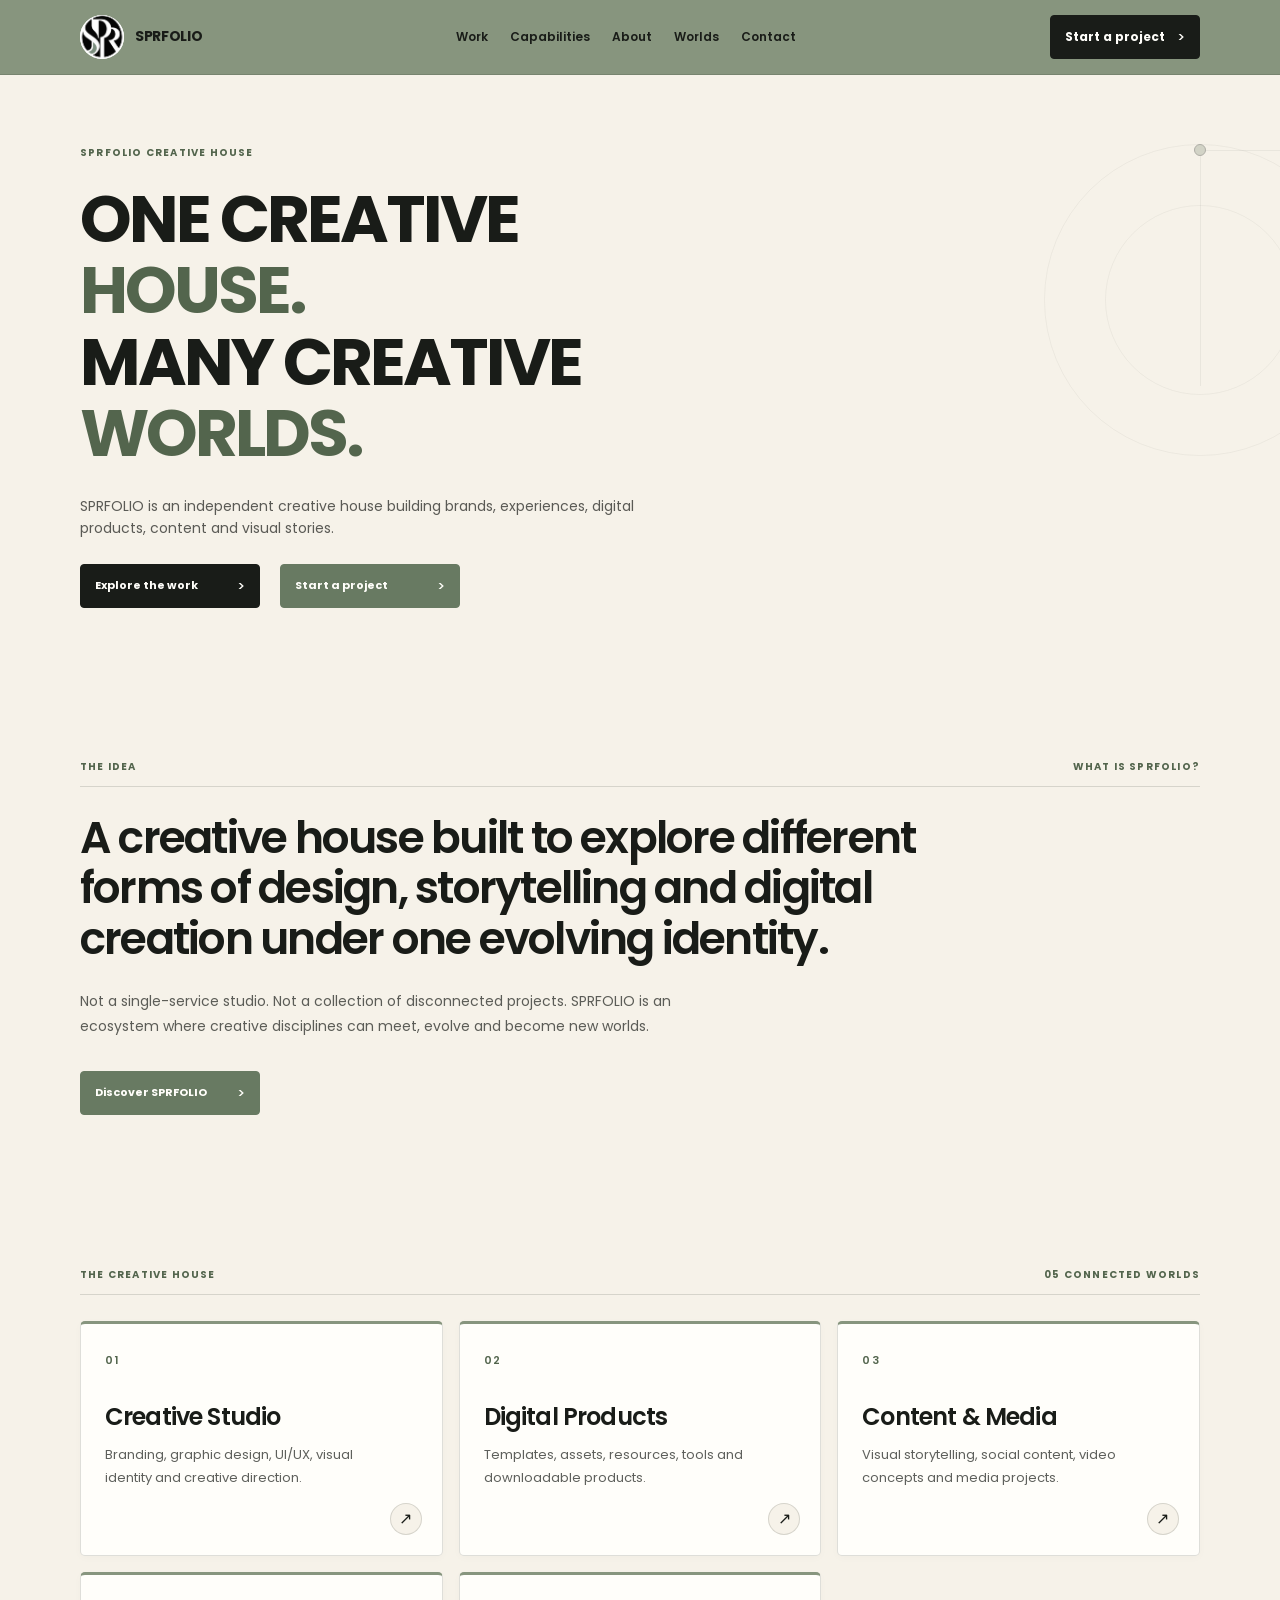
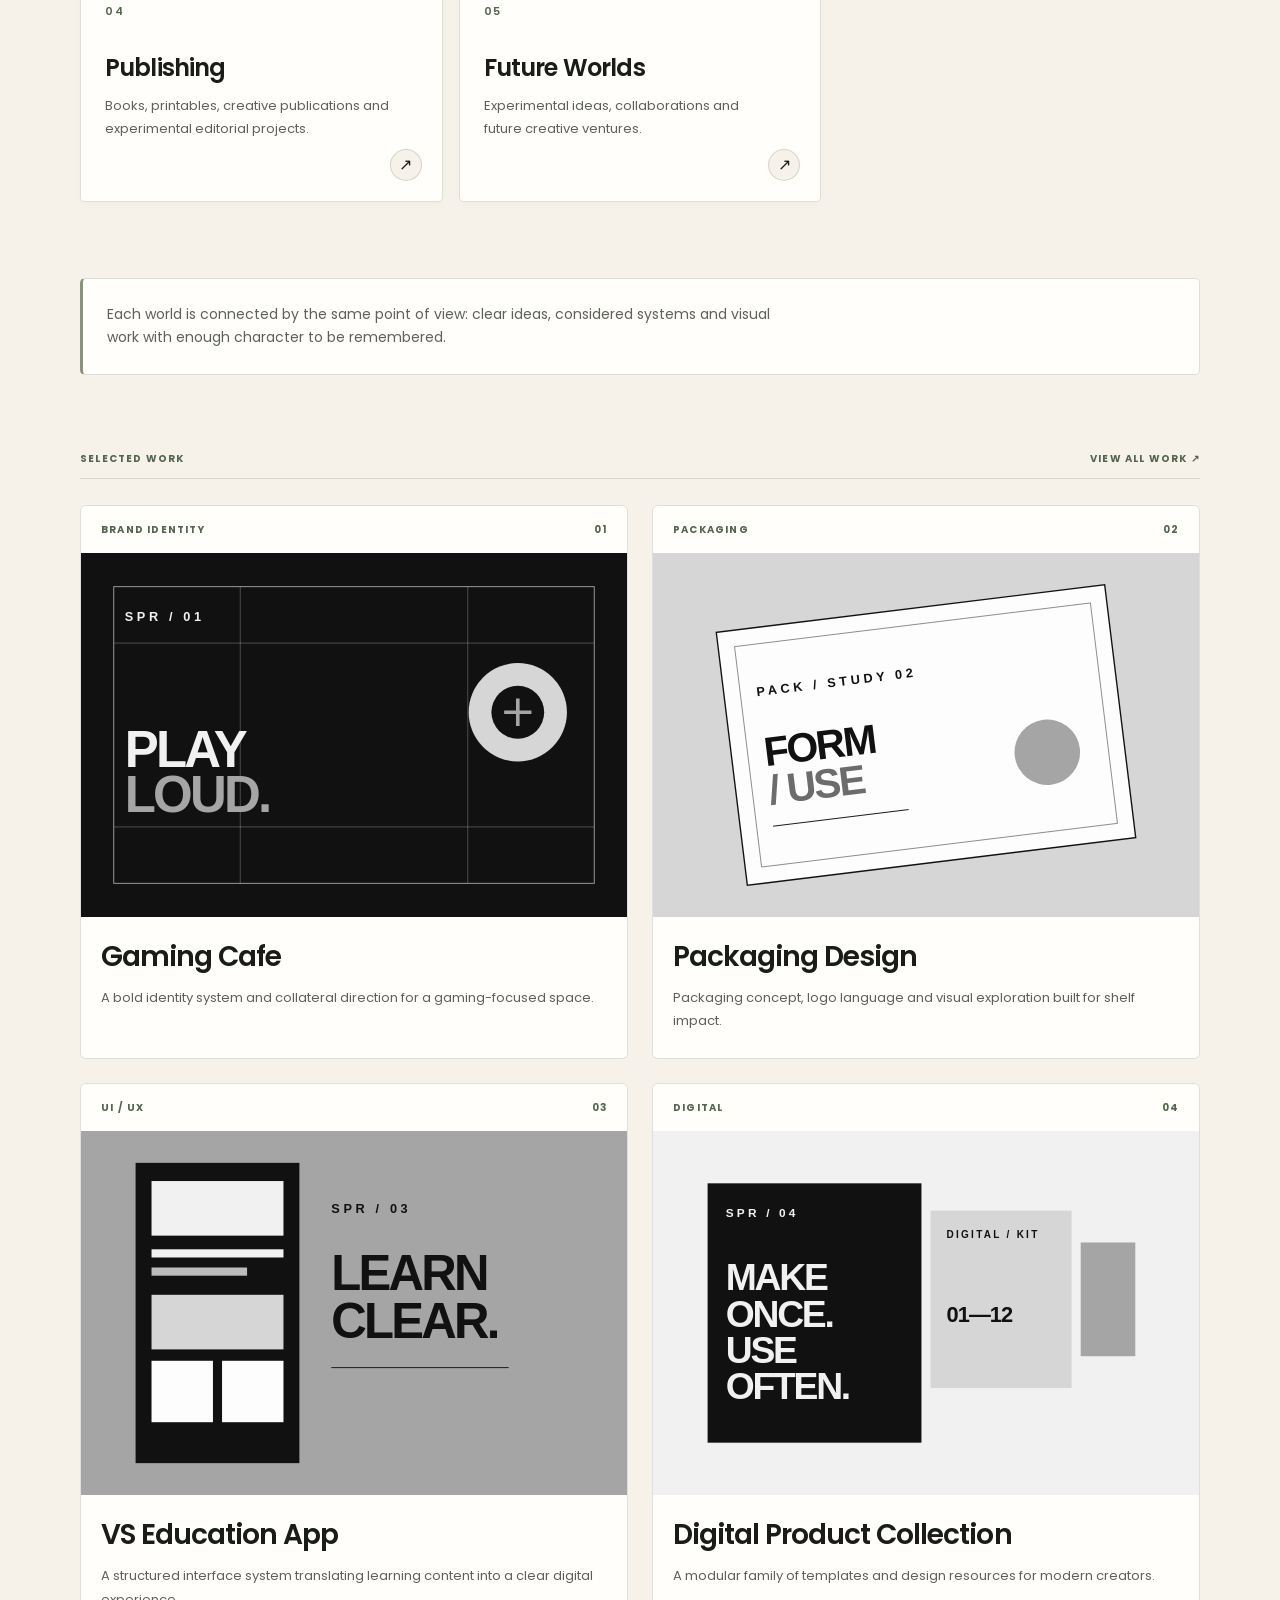
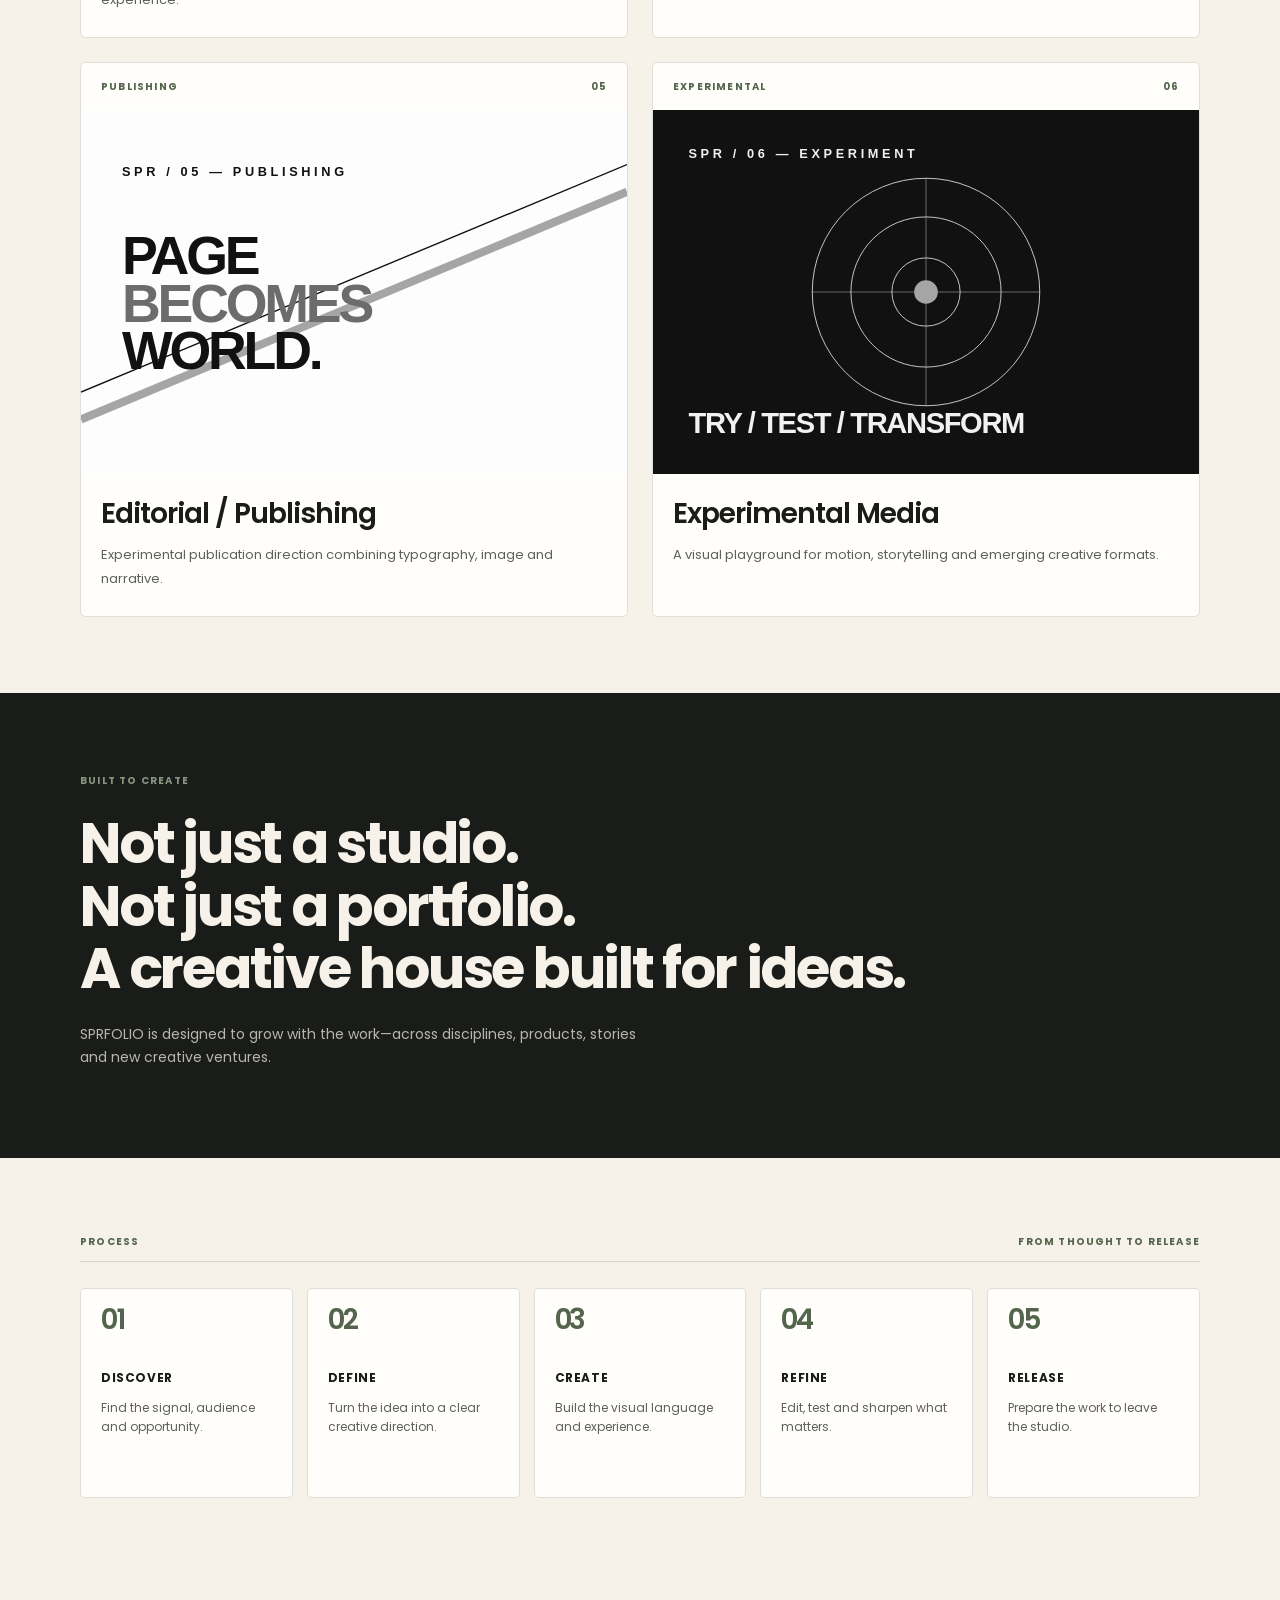
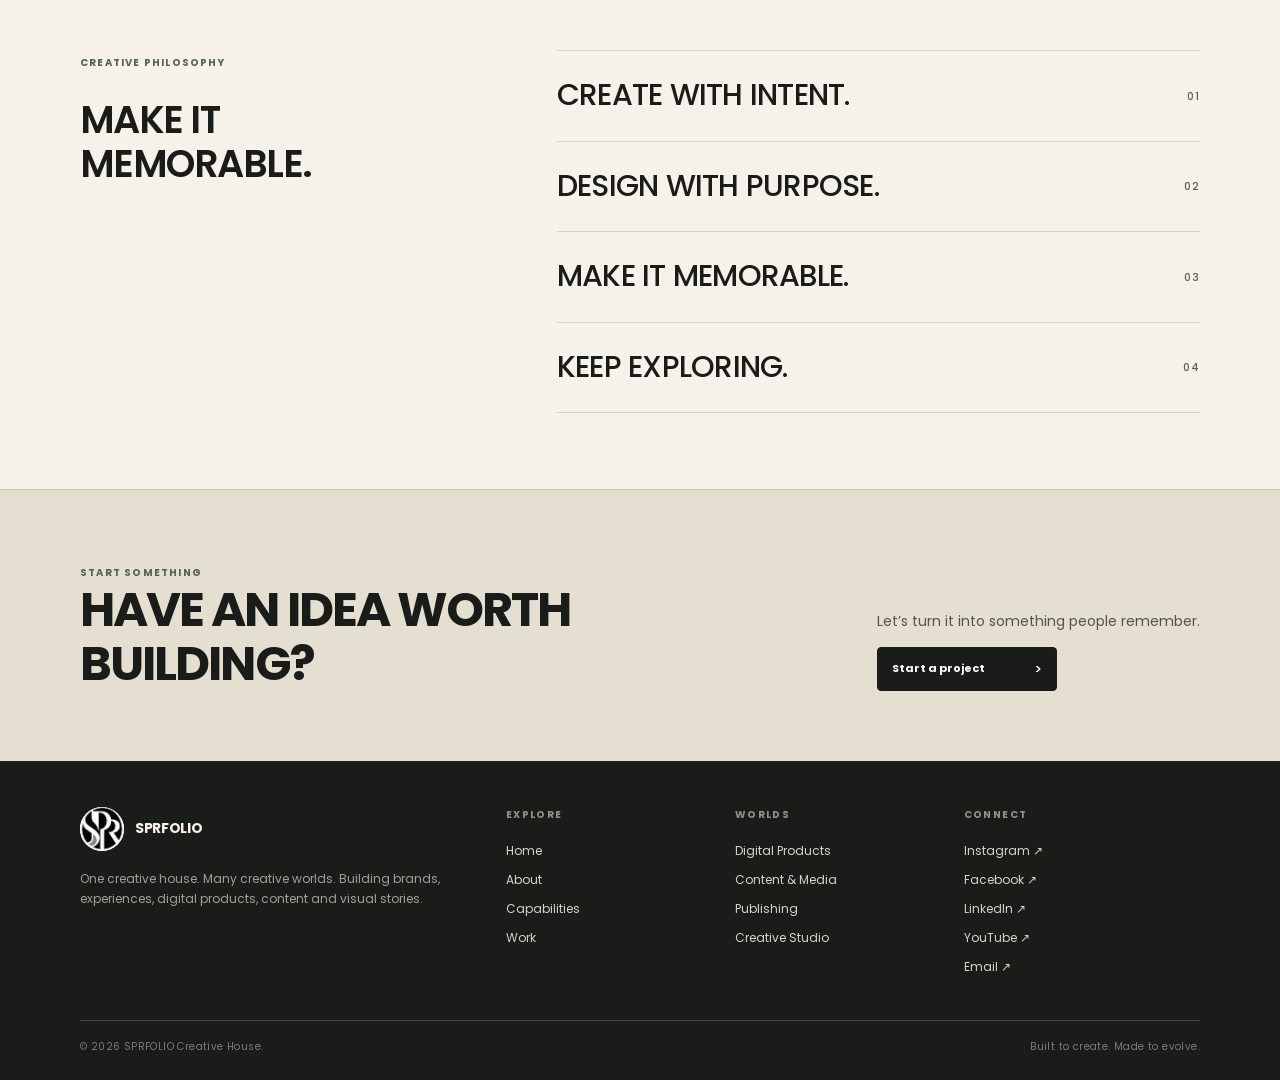
<file: index.html>
<!doctype html><html lang="en"><head><meta charset="utf-8"><meta name="viewport" content="width=device-width,initial-scale=1"><meta name="color-scheme" content="light"><title>SPRFOLIO Creative House — Design, Digital, Content & Creative</title><meta name="description" content="SPRFOLIO is an independent creative house exploring branding, design, digital products, content, media and publishing."><meta property="og:title" content="SPRFOLIO Creative House — Design, Digital, Content & Creative"><meta property="og:description" content="SPRFOLIO is an independent creative house exploring branding, design, digital products, content, media and publishing."><meta property="og:type" content="website"><meta name="theme-color" content="#f6f2e9"><link rel="icon" type="image/png" sizes="64x64" href="favicon/sprfolio-icon-v2.png"><link rel="shortcut icon" href="favicon.ico"><link rel="stylesheet" href="css/style.css"><link rel="stylesheet" href="css/responsive.css"><link rel="stylesheet" href="css/animations.css"><link rel="stylesheet" href="css/portfolio-theme.css"></head><body><header class="site-header"><div class="container"><nav class="nav-shell" aria-label="Primary navigation"><a class="brand" href="index.html" aria-label="SPRFOLIO home"><span class="brand-mark"><img src="assets/sprfolio-logo.png" alt="" width="44" height="44"></span><span>SPRFOLIO</span></a><div class="nav-links"><a href="work.html">Work</a><a href="services.html">Capabilities</a><a href="about.html">About</a><a href="digital-products.html">Worlds</a><a href="contact.html">Contact</a></div><a class="nav-cta" href="contact.html"><span>Start a project</span><span class="button-arrow" aria-hidden="true">&gt;</span></a><button class="menu-toggle" type="button" aria-controls="mobile-navigation" aria-label="Open navigation" aria-expanded="false">☰</button></nav></div></header><div class="menu-overlay" inert id="mobile-navigation" aria-label="Mobile navigation" aria-hidden="true"><button class="menu-close" type="button" aria-label="Close navigation"><span aria-hidden="true">×</span></button><a href="work.html">Work ↗</a><a href="services.html">Capabilities ↗</a><a href="about.html">About ↗</a><a href="digital-products.html">Worlds ↗</a><a href="contact.html">Contact ↗</a><div class="menu-small"><span>SPRFOLIO CREATIVE HOUSE</span><span data-email></span></div></div>
<main>
<section class="hero"><div class="hero-index" aria-hidden="true"><span class="hero-node"></span></div><div class="container"><div class="hero-copy"><div class="hero-meta"><span class="eyebrow">SPRFOLIO CREATIVE HOUSE</span><span class="eyebrow">INDEPENDENT / MULTIDISCIPLINARY</span></div><h1 class="display hero-title reveal"><span>ONE CREATIVE</span><span class="offset">HOUSE.</span><span>MANY CREATIVE</span><span class="offset">WORLDS.</span></h1><div class="hero-bottom reveal"><p class="hero-desc">SPRFOLIO is an independent creative house building brands, experiences, digital products, content and visual stories.</p><div><a class="button" href="work.html"><span>Explore the work</span><span class="button-arrow" aria-hidden="true">&gt;</span></a> <a class="button secondary" href="contact.html"><span>Start a project</span><span class="button-arrow" aria-hidden="true">&gt;</span></a></div></div></div></div></section>
<section class="section"><div class="container"><div class="kicker-row"><span class="eyebrow">The idea</span><span class="eyebrow">What is SPRFOLIO?</span></div><div class="section-heading reveal"><h2 class="headline">A creative house built to explore different forms of design, storytelling and digital creation under one evolving identity.</h2><p>Not a single-service studio. Not a collection of disconnected projects. SPRFOLIO is an ecosystem where creative disciplines can meet, evolve and become new worlds.</p><a class="button secondary" href="about.html"><span>Discover SPRFOLIO</span><span class="button-arrow" aria-hidden="true">&gt;</span></a></div></div></section>
<section class="section"><div class="container"><div class="kicker-row"><span class="eyebrow">The creative house</span><span class="eyebrow">05 connected worlds</span></div><div class="world-grid reveal"><a class="world" data-index="01" href="services.html"><span class="world-number">01</span><h3>Creative Studio</h3><p>Branding, graphic design, UI/UX, visual identity and creative direction.</p><span class="world-link">↗</span></a><a class="world" data-index="02" href="digital-products.html"><span class="world-number">02</span><h3>Digital Products</h3><p>Templates, assets, resources, tools and downloadable products.</p><span class="world-link">↗</span></a><a class="world" data-index="03" href="content-media.html"><span class="world-number">03</span><h3>Content & Media</h3><p>Visual storytelling, social content, video concepts and media projects.</p><span class="world-link">↗</span></a><a class="world" data-index="04" href="publishing.html"><span class="world-number">04</span><h3>Publishing</h3><p>Books, printables, creative publications and experimental editorial projects.</p><span class="world-link">↗</span></a><a class="world" data-index="05" href="about.html"><span class="world-number">05</span><h3>Future Worlds</h3><p>Experimental ideas, collaborations and future creative ventures.</p><span class="world-link">↗</span></a></div></div></section>
<section class="section section-note-wrap"><div class="container"><div class="section-note"><p>Each world is connected by the same point of view: clear ideas, considered systems and visual work with enough character to be remembered.</p></div></div></section>
<section class="section"><div class="container"><div class="kicker-row"><span class="eyebrow">Selected work</span><a class="eyebrow" href="work.html">View all work ↗</a></div><div class="work-grid reveal"><a class="project" href="work.html"><div class="project-visual"><img src="assets/work/gaming-cafe.svg" alt="SPRFOLIO project visual 1"></div><div class="project-top"><span class="label">Brand Identity</span><span class="label">01</span></div><div class="project-content"><h3>Gaming Cafe</h3><p>A bold identity system and collateral direction for a gaming-focused space.</p></div></a><a class="project" href="work.html"><div class="project-visual"><img src="assets/work/packaging.svg" alt="SPRFOLIO project visual 2"></div><div class="project-top"><span class="label">Packaging</span><span class="label">02</span></div><div class="project-content"><h3>Packaging Design</h3><p>Packaging concept, logo language and visual exploration built for shelf impact.</p></div></a><a class="project" href="work.html"><div class="project-visual"><img src="assets/work/vs-education.svg" alt="SPRFOLIO project visual 3"></div><div class="project-top"><span class="label">UI / UX</span><span class="label">03</span></div><div class="project-content"><h3>VS Education App</h3><p>A structured interface system translating learning content into a clear digital experience.</p></div></a><a class="project" href="work.html"><div class="project-visual"><img src="assets/work/digital-product.svg" alt="SPRFOLIO project visual 4"></div><div class="project-top"><span class="label">Digital</span><span class="label">04</span></div><div class="project-content"><h3>Digital Product Collection</h3><p>A modular family of templates and design resources for modern creators.</p></div></a><a class="project" href="work.html"><div class="project-visual"><img src="assets/work/publishing.svg" alt="SPRFOLIO project visual 5"></div><div class="project-top"><span class="label">Publishing</span><span class="label">05</span></div><div class="project-content"><h3>Editorial / Publishing</h3><p>Experimental publication direction combining typography, image and narrative.</p></div></a><a class="project" href="work.html"><div class="project-visual"><img src="assets/work/experimental.svg" alt="SPRFOLIO project visual 6"></div><div class="project-top"><span class="label">Experimental</span><span class="label">06</span></div><div class="project-content"><h3>Experimental Media</h3><p>A visual playground for motion, storytelling and emerging creative formats.</p></div></a></div></div></section>
<section class="statement"><div class="container"><span class="eyebrow">Built to create</span><h2>Not just a studio.<br>Not just a portfolio.<br>A creative house built for ideas.</h2><p>SPRFOLIO is designed to grow with the work—across disciplines, products, stories and new creative ventures.</p></div></section>
<section class="section"><div class="container"><div class="kicker-row"><span class="eyebrow">Process</span><span class="eyebrow">From thought to release</span></div><div class="process reveal"><div class="process-step"><strong>01</strong><h3>DISCOVER</h3><p>Find the signal, audience and opportunity.</p></div><div class="process-step"><strong>02</strong><h3>DEFINE</h3><p>Turn the idea into a clear creative direction.</p></div><div class="process-step"><strong>03</strong><h3>CREATE</h3><p>Build the visual language and experience.</p></div><div class="process-step"><strong>04</strong><h3>REFINE</h3><p>Edit, test and sharpen what matters.</p></div><div class="process-step"><strong>05</strong><h3>RELEASE</h3><p>Prepare the work to leave the studio.</p></div></div></div></section>
<section class="section"><div class="container"><div class="principles"><div><span class="eyebrow">Creative philosophy</span><h2 class="headline principle-heading">MAKE IT<br>MEMORABLE.</h2></div><div class="principle-list reveal"><div class="principle">CREATE WITH INTENT.<span>01</span></div><div class="principle">DESIGN WITH PURPOSE.<span>02</span></div><div class="principle">MAKE IT MEMORABLE.<span>03</span></div><div class="principle">KEEP EXPLORING.<span>04</span></div></div></div></div></section>
<section class="cta"><div class="container"><div class="cta-inner"><div><span class="eyebrow">Start something</span><h2>HAVE AN IDEA WORTH BUILDING?</h2></div><div><p>Let’s turn it into something people remember.</p><a class="button" href="contact.html"><span>Start a project</span><span class="button-arrow" aria-hidden="true">&gt;</span></a></div></div></div></section></main><footer class="site-footer"><div class="container"><div class="footer-grid"><div class="footer-brand"><a class="brand" href="index.html"><span class="brand-mark"><img src="assets/sprfolio-logo.png" alt="" width="44" height="44"></span><span>SPRFOLIO</span></a><p>One creative house. Many creative worlds. Building brands, experiences, digital products, content and visual stories.</p></div><div class="footer-col"><h4>Explore</h4><a href="index.html">Home</a><a href="about.html">About</a><a href="services.html">Capabilities</a><a href="work.html">Work</a></div><div class="footer-col"><h4>Worlds</h4><a href="digital-products.html">Digital Products</a><a href="content-media.html">Content & Media</a><a href="publishing.html">Publishing</a><a href="services.html">Creative Studio</a></div><div class="footer-col"><h4>Connect</h4><a data-social="instagram" href="https://www.instagram.com/sprfolio/" target="_blank" rel="noopener noreferrer" aria-label="SPRFOLIO on Instagram (@sprfolio)">Instagram ↗</a><a data-social="facebook" href="https://www.facebook.com/profile.php?id=61594658203711" target="_blank" rel="noopener noreferrer">Facebook ↗</a><a data-social="linkedin" href="https://www.linkedin.com/in/spr-folio-50094443b/" target="_blank" rel="noopener noreferrer">LinkedIn ↗</a><a data-social="youtube" href="https://www.youtube.com/@SPRFOLIO" target="_blank" rel="noopener noreferrer">YouTube ↗</a><a href="mailto:thesprfolio@gmail.com" data-email aria-label="Email SPRFOLIO">Email ↗</a></div></div><div class="footer-signature" aria-hidden="true">SPR</div><div class="footer-bottom"><span>© <span data-year></span> SPRFOLIO Creative House.</span><span>Built to create. Made to evolve.</span></div></div></footer>
<script src="js/main.js" defer></script><script src="js/navigation.js" defer></script></body></html>
</file>
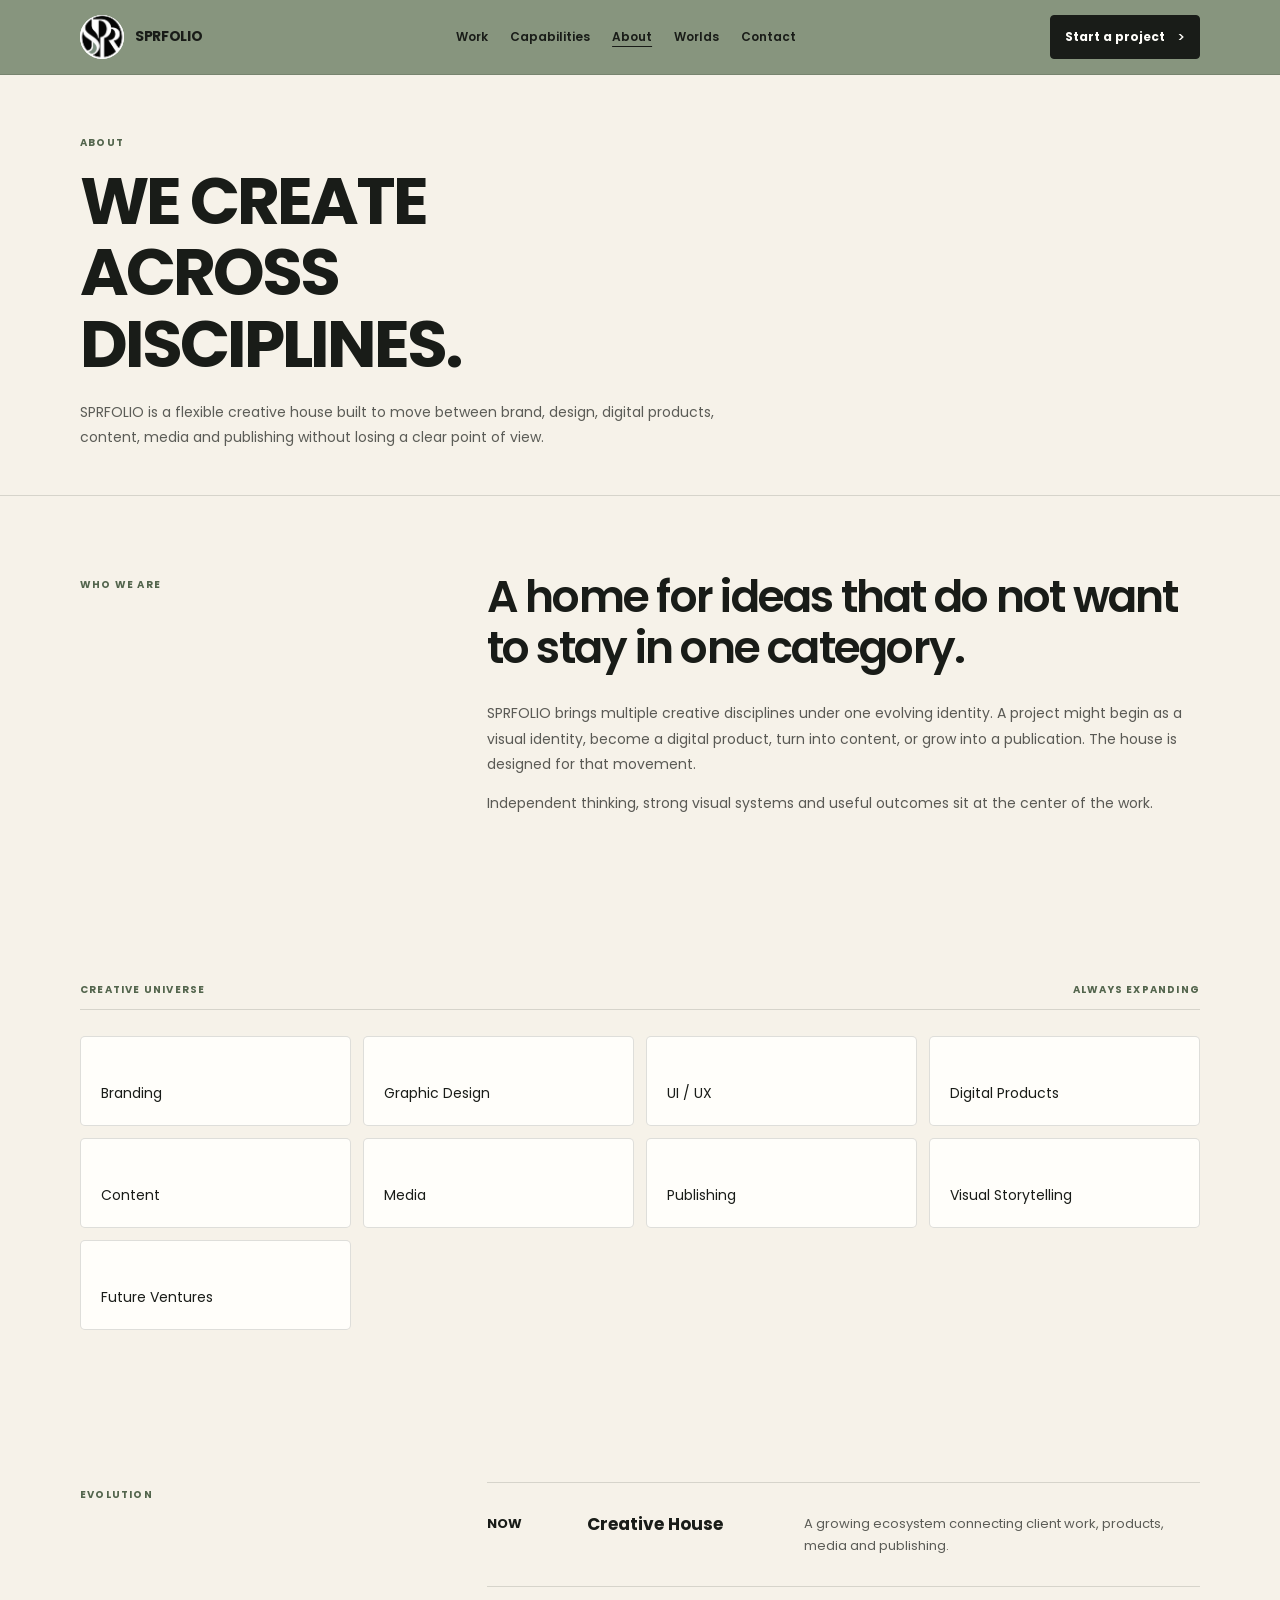
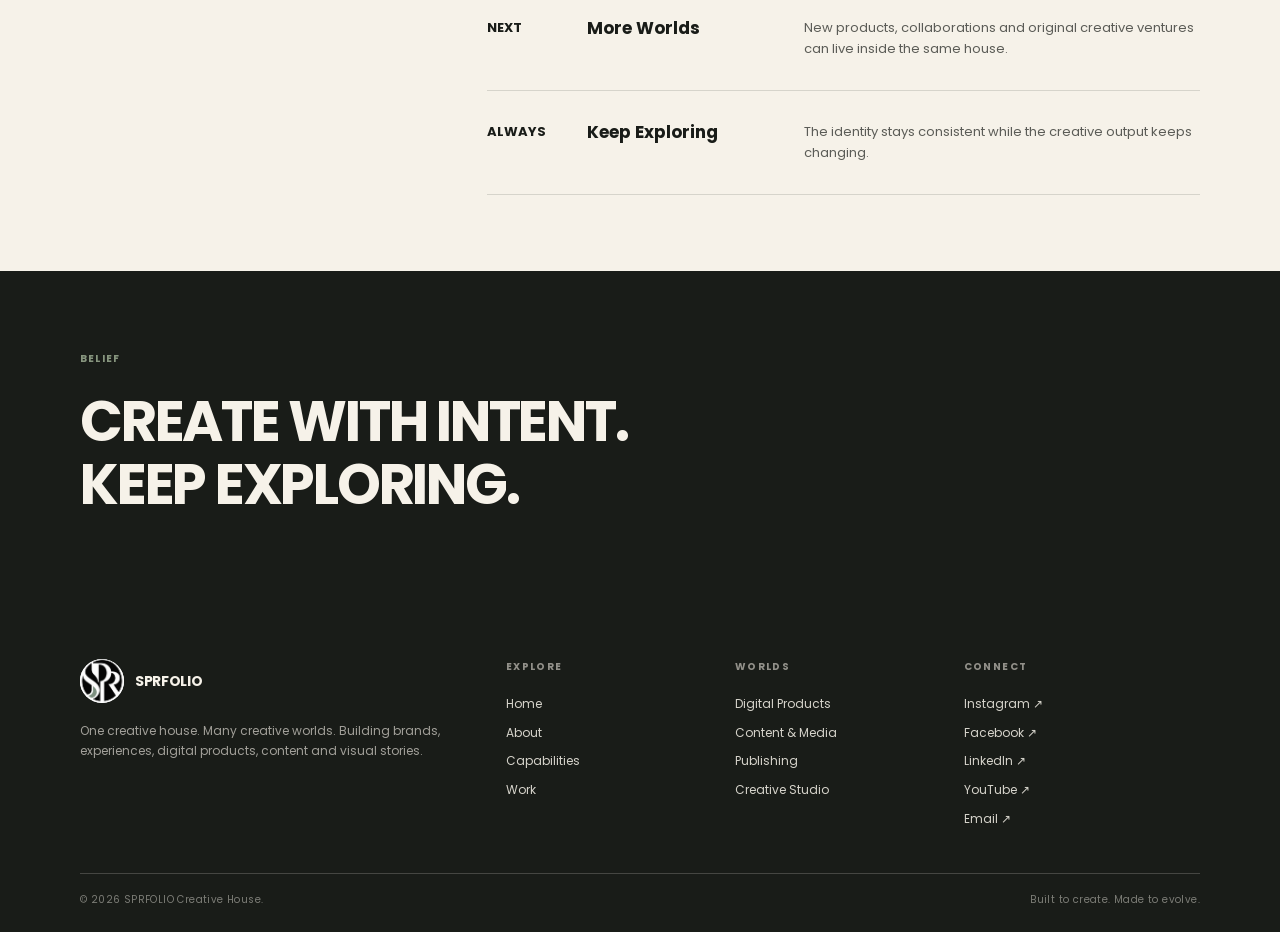
<file: about.html>
<!doctype html><html lang="en"><head><meta charset="utf-8"><meta name="viewport" content="width=device-width,initial-scale=1"><meta name="color-scheme" content="light"><title>About — SPRFOLIO Creative House</title><meta name="description" content="Discover SPRFOLIO, an independent multidisciplinary creative house."><meta property="og:title" content="About — SPRFOLIO Creative House"><meta property="og:description" content="Discover SPRFOLIO, an independent multidisciplinary creative house."><meta property="og:type" content="website"><meta name="theme-color" content="#f6f2e9"><link rel="icon" type="image/png" sizes="64x64" href="favicon/sprfolio-icon-v2.png"><link rel="shortcut icon" href="favicon.ico"><link rel="stylesheet" href="css/style.css"><link rel="stylesheet" href="css/responsive.css"><link rel="stylesheet" href="css/animations.css"><link rel="stylesheet" href="css/portfolio-theme.css"></head><body><header class="site-header"><div class="container"><nav class="nav-shell" aria-label="Primary navigation"><a class="brand" href="index.html" aria-label="SPRFOLIO home"><span class="brand-mark"><img src="assets/sprfolio-logo.png" alt="" width="44" height="44"></span><span>SPRFOLIO</span></a><div class="nav-links"><a href="work.html">Work</a><a href="services.html">Capabilities</a><a href="about.html">About</a><a href="digital-products.html">Worlds</a><a href="contact.html">Contact</a></div><a class="nav-cta" href="contact.html"><span>Start a project</span><span class="button-arrow" aria-hidden="true">&gt;</span></a><button class="menu-toggle" type="button" aria-controls="mobile-navigation" aria-label="Open navigation" aria-expanded="false">☰</button></nav></div></header><div class="menu-overlay" inert id="mobile-navigation" aria-label="Mobile navigation" aria-hidden="true"><button class="menu-close" type="button" aria-label="Close navigation"><span aria-hidden="true">×</span></button><a href="work.html">Work ↗</a><a href="services.html">Capabilities ↗</a><a href="about.html">About ↗</a><a href="digital-products.html">Worlds ↗</a><a href="contact.html">Contact ↗</a><div class="menu-small"><span>SPRFOLIO CREATIVE HOUSE</span><span data-email></span></div></div>
<main><section class="page-hero"><div class="container"><span class="eyebrow"><span>About</span></span><h1 class="display reveal">WE CREATE<br>ACROSS<br>DISCIPLINES.</h1><p>SPRFOLIO is a flexible creative house built to move between brand, design, digital products, content, media and publishing without losing a clear point of view.</p></div></section><section class="section"><div class="container split"><div><span class="eyebrow">Who we are</span></div><div class="copy reveal"><h2>A home for ideas that do not want to stay in one category.</h2><p>SPRFOLIO brings multiple creative disciplines under one evolving identity. A project might begin as a visual identity, become a digital product, turn into content, or grow into a publication. The house is designed for that movement.</p><p>Independent thinking, strong visual systems and useful outcomes sit at the center of the work.</p></div></div></section><section class="section"><div class="container"><div class="kicker-row"><span class="eyebrow">Creative universe</span><span class="eyebrow">Always expanding</span></div><div class="universe reveal"><span>Branding</span><span>Graphic Design</span><span>UI / UX</span><span>Digital Products</span><span>Content</span><span>Media</span><span>Publishing</span><span>Visual Storytelling</span><span>Future Ventures</span></div></div></section><section class="section"><div class="container split"><div><span class="eyebrow">Evolution</span></div><div class="timeline reveal"><div class="timeline-row"><strong>NOW</strong><h3>Creative House</h3><p>A growing ecosystem connecting client work, products, media and publishing.</p></div><div class="timeline-row"><strong>NEXT</strong><h3>More Worlds</h3><p>New products, collaborations and original creative ventures can live inside the same house.</p></div><div class="timeline-row"><strong>ALWAYS</strong><h3>Keep Exploring</h3><p>The identity stays consistent while the creative output keeps changing.</p></div></div></div></section><section class="statement"><div class="container"><span class="eyebrow">Belief</span><h2>CREATE WITH INTENT.<br>KEEP EXPLORING.</h2></div></section></main><footer class="site-footer"><div class="container"><div class="footer-grid"><div class="footer-brand"><a class="brand" href="index.html"><span class="brand-mark"><img src="assets/sprfolio-logo.png" alt="" width="44" height="44"></span><span>SPRFOLIO</span></a><p>One creative house. Many creative worlds. Building brands, experiences, digital products, content and visual stories.</p></div><div class="footer-col"><h4>Explore</h4><a href="index.html">Home</a><a href="about.html">About</a><a href="services.html">Capabilities</a><a href="work.html">Work</a></div><div class="footer-col"><h4>Worlds</h4><a href="digital-products.html">Digital Products</a><a href="content-media.html">Content & Media</a><a href="publishing.html">Publishing</a><a href="services.html">Creative Studio</a></div><div class="footer-col"><h4>Connect</h4><a data-social="instagram" href="https://www.instagram.com/sprfolio/" target="_blank" rel="noopener noreferrer" aria-label="SPRFOLIO on Instagram (@sprfolio)">Instagram ↗</a><a data-social="facebook" href="https://www.facebook.com/profile.php?id=61594658203711" target="_blank" rel="noopener noreferrer">Facebook ↗</a><a data-social="linkedin" href="https://www.linkedin.com/in/spr-folio-50094443b/" target="_blank" rel="noopener noreferrer">LinkedIn ↗</a><a data-social="youtube" href="https://www.youtube.com/@SPRFOLIO" target="_blank" rel="noopener noreferrer">YouTube ↗</a><a href="mailto:thesprfolio@gmail.com" data-email aria-label="Email SPRFOLIO">Email ↗</a></div></div><div class="footer-signature" aria-hidden="true">SPR</div><div class="footer-bottom"><span>© <span data-year></span> SPRFOLIO Creative House.</span><span>Built to create. Made to evolve.</span></div></div></footer>
<script src="js/main.js" defer></script><script src="js/navigation.js" defer></script></body></html>
</file>
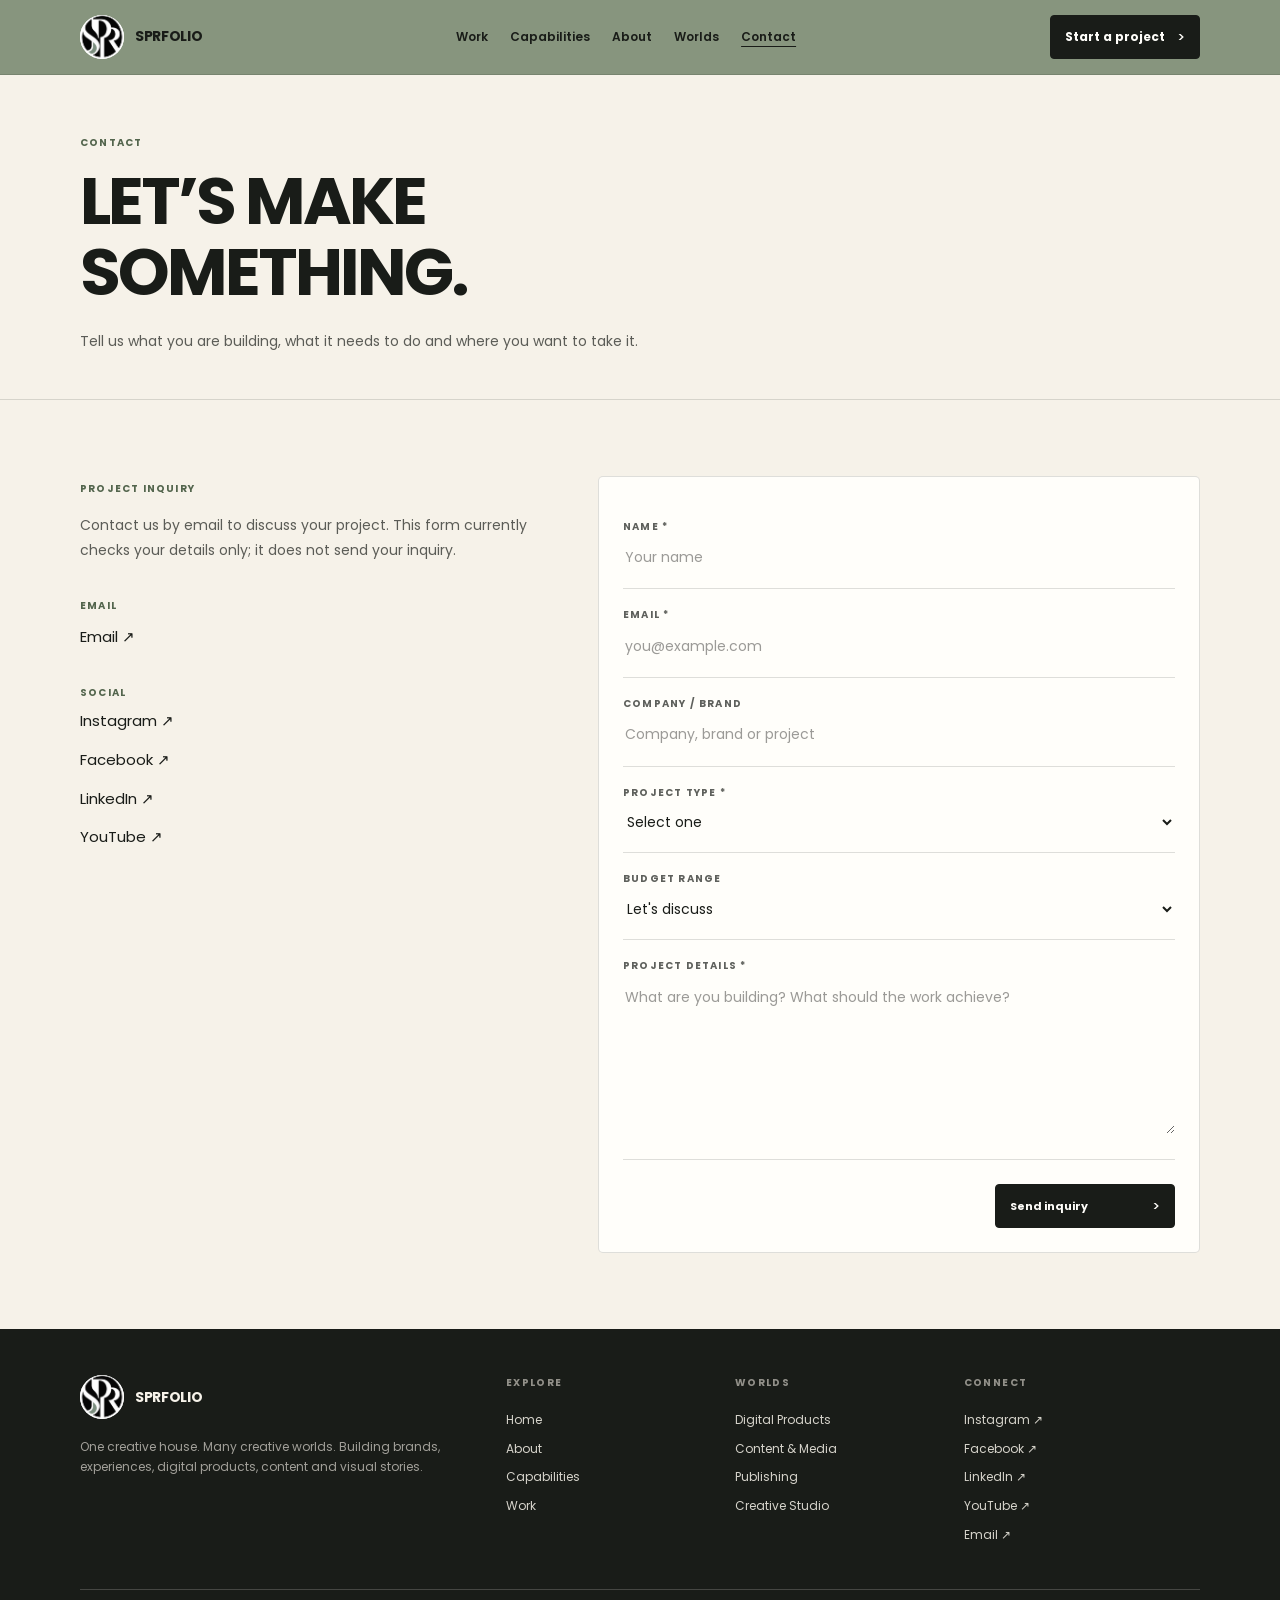
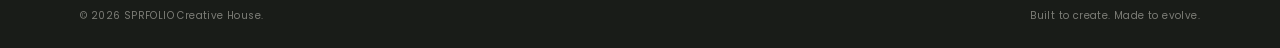
<file: contact.html>
<!doctype html><html lang="en"><head><meta charset="utf-8"><meta name="viewport" content="width=device-width,initial-scale=1"><meta name="color-scheme" content="light"><title>Contact — SPRFOLIO Creative House</title><meta name="description" content="Start a project with SPRFOLIO Creative House."><meta property="og:title" content="Contact — SPRFOLIO Creative House"><meta property="og:description" content="Start a project with SPRFOLIO Creative House."><meta property="og:type" content="website"><meta name="theme-color" content="#f6f2e9"><link rel="icon" type="image/png" sizes="64x64" href="favicon/sprfolio-icon-v2.png"><link rel="shortcut icon" href="favicon.ico"><link rel="stylesheet" href="css/style.css"><link rel="stylesheet" href="css/responsive.css"><link rel="stylesheet" href="css/animations.css"><link rel="stylesheet" href="css/portfolio-theme.css"></head><body><header class="site-header"><div class="container"><nav class="nav-shell" aria-label="Primary navigation"><a class="brand" href="index.html" aria-label="SPRFOLIO home"><span class="brand-mark"><img src="assets/sprfolio-logo.png" alt="" width="44" height="44"></span><span>SPRFOLIO</span></a><div class="nav-links"><a href="work.html">Work</a><a href="services.html">Capabilities</a><a href="about.html">About</a><a href="digital-products.html">Worlds</a><a href="contact.html">Contact</a></div><a class="nav-cta" href="contact.html"><span>Start a project</span><span class="button-arrow" aria-hidden="true">&gt;</span></a><button class="menu-toggle" type="button" aria-controls="mobile-navigation" aria-label="Open navigation" aria-expanded="false">☰</button></nav></div></header><div class="menu-overlay" inert id="mobile-navigation" aria-label="Mobile navigation" aria-hidden="true"><button class="menu-close" type="button" aria-label="Close navigation"><span aria-hidden="true">×</span></button><a href="work.html">Work ↗</a><a href="services.html">Capabilities ↗</a><a href="about.html">About ↗</a><a href="digital-products.html">Worlds ↗</a><a href="contact.html">Contact ↗</a><div class="menu-small"><span>SPRFOLIO CREATIVE HOUSE</span><span data-email></span></div></div>
<main><section class="page-hero"><div class="container"><span class="eyebrow"><span>Contact</span></span><h1 class="display reveal">LET’S MAKE<br>SOMETHING.</h1><p>Tell us what you are building, what it needs to do and where you want to take it.</p></div></section><section class="section"><div class="container contact-layout"><div><span class="eyebrow">Project inquiry</span><p class="contact-note"><span id="form-note">Contact us by email to discuss your project. This form currently checks your details only; it does not send your inquiry.</span></p><div class="contact-details"><span class="eyebrow">Email</span><a href="mailto:thesprfolio@gmail.com" data-email aria-label="Email SPRFOLIO">Email ↗</a><span class="eyebrow contact-social-label">Social</span><a data-social="instagram" href="https://www.instagram.com/sprfolio/" target="_blank" rel="noopener noreferrer" aria-label="SPRFOLIO on Instagram (@sprfolio)">Instagram ↗</a><a data-social="facebook" href="https://www.facebook.com/profile.php?id=61594658203711" target="_blank" rel="noopener noreferrer">Facebook ↗</a><a data-social="linkedin" href="https://www.linkedin.com/in/spr-folio-50094443b/" target="_blank" rel="noopener noreferrer">LinkedIn ↗</a><a data-social="youtube" href="https://www.youtube.com/@SPRFOLIO" target="_blank" rel="noopener noreferrer">YouTube ↗</a></div></div><form class="form" id="project-form" aria-describedby="form-note"><div class="field"><label for="name">Name *</label><input id="name" name="name" autocomplete="name" required placeholder="Your name"></div><div class="field"><label for="email">Email *</label><input id="email" name="email" type="email" autocomplete="email" required placeholder="you@example.com"></div><div class="field"><label for="company">Company / Brand</label><input id="company" name="company" autocomplete="organization" placeholder="Company, brand or project"></div><div class="field"><label for="type">Project Type *</label><select id="type" name="type" required><option value="">Select one</option><option>Branding</option><option>Graphic Design</option><option>UI/UX</option><option>Website</option><option>Digital Product</option><option>Content</option><option>Media</option><option>Publishing</option><option>Other</option></select></div><div class="field"><label for="budget">Budget Range</label><select id="budget" name="budget"><option>Let's discuss</option><option>Under ₹10,000</option><option>₹10,000–₹25,000</option><option>₹25,000–₹50,000</option><option>₹50,000–₹1,00,000</option><option>₹1,00,000+</option></select></div><div class="field"><label for="details">Project Details *</label><textarea id="details" name="details" required placeholder="What are you building? What should the work achieve?"></textarea></div><div class="form-actions"><span id="form-status" class="form-status" role="status" aria-live="polite"></span><button class="button" type="submit"><span>Send inquiry</span><span class="button-arrow" aria-hidden="true">&gt;</span></button></div></form></div></section></main><footer class="site-footer"><div class="container"><div class="footer-grid"><div class="footer-brand"><a class="brand" href="index.html"><span class="brand-mark"><img src="assets/sprfolio-logo.png" alt="" width="44" height="44"></span><span>SPRFOLIO</span></a><p>One creative house. Many creative worlds. Building brands, experiences, digital products, content and visual stories.</p></div><div class="footer-col"><h4>Explore</h4><a href="index.html">Home</a><a href="about.html">About</a><a href="services.html">Capabilities</a><a href="work.html">Work</a></div><div class="footer-col"><h4>Worlds</h4><a href="digital-products.html">Digital Products</a><a href="content-media.html">Content & Media</a><a href="publishing.html">Publishing</a><a href="services.html">Creative Studio</a></div><div class="footer-col"><h4>Connect</h4><a data-social="instagram" href="https://www.instagram.com/sprfolio/" target="_blank" rel="noopener noreferrer" aria-label="SPRFOLIO on Instagram (@sprfolio)">Instagram ↗</a><a data-social="facebook" href="https://www.facebook.com/profile.php?id=61594658203711" target="_blank" rel="noopener noreferrer">Facebook ↗</a><a data-social="linkedin" href="https://www.linkedin.com/in/spr-folio-50094443b/" target="_blank" rel="noopener noreferrer">LinkedIn ↗</a><a data-social="youtube" href="https://www.youtube.com/@SPRFOLIO" target="_blank" rel="noopener noreferrer">YouTube ↗</a><a href="mailto:thesprfolio@gmail.com" data-email aria-label="Email SPRFOLIO">Email ↗</a></div></div><div class="footer-signature" aria-hidden="true">SPR</div><div class="footer-bottom"><span>© <span data-year></span> SPRFOLIO Creative House.</span><span>Built to create. Made to evolve.</span></div></div></footer>
<script src="js/contact.js" defer></script><script src="js/main.js" defer></script><script src="js/navigation.js" defer></script></body></html>
</file>
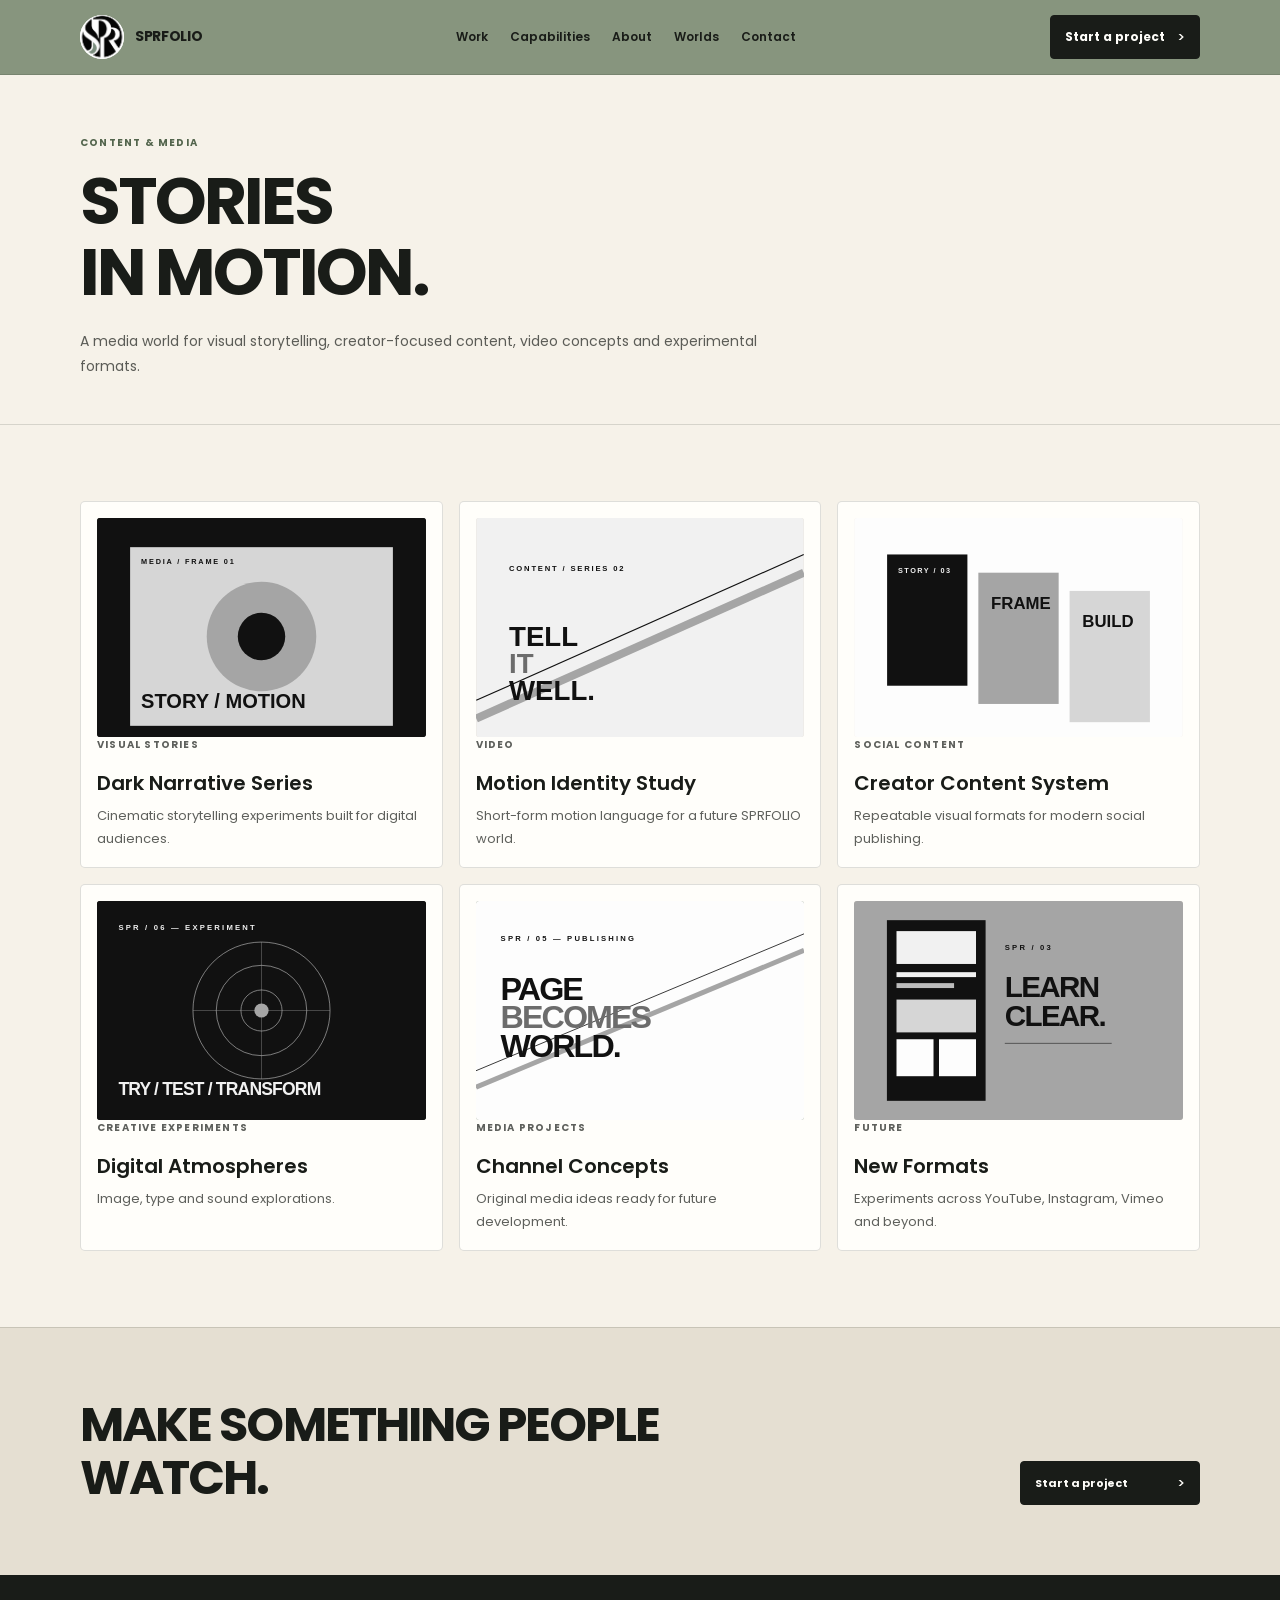
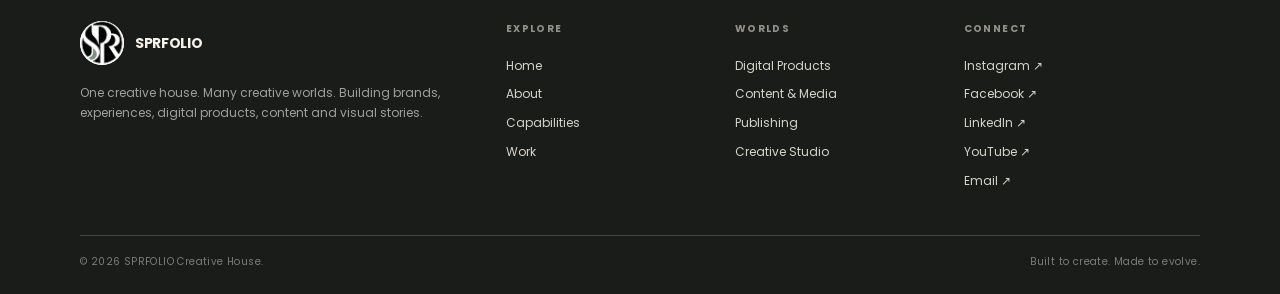
<file: content-media.html>
<!doctype html><html lang="en"><head><meta charset="utf-8"><meta name="viewport" content="width=device-width,initial-scale=1"><meta name="color-scheme" content="light"><title>Content & Media — SPRFOLIO</title><meta name="description" content="Visual stories, video concepts, social content and media experiments from SPRFOLIO."><meta property="og:title" content="Content & Media — SPRFOLIO"><meta property="og:description" content="Visual stories, video concepts, social content and media experiments from SPRFOLIO."><meta property="og:type" content="website"><meta name="theme-color" content="#f6f2e9"><link rel="icon" type="image/png" sizes="64x64" href="favicon/sprfolio-icon-v2.png"><link rel="shortcut icon" href="favicon.ico"><link rel="stylesheet" href="css/style.css"><link rel="stylesheet" href="css/responsive.css"><link rel="stylesheet" href="css/animations.css"><link rel="stylesheet" href="css/portfolio-theme.css"></head><body><header class="site-header"><div class="container"><nav class="nav-shell" aria-label="Primary navigation"><a class="brand" href="index.html" aria-label="SPRFOLIO home"><span class="brand-mark"><img src="assets/sprfolio-logo.png" alt="" width="44" height="44"></span><span>SPRFOLIO</span></a><div class="nav-links"><a href="work.html">Work</a><a href="services.html">Capabilities</a><a href="about.html">About</a><a href="digital-products.html">Worlds</a><a href="contact.html">Contact</a></div><a class="nav-cta" href="contact.html"><span>Start a project</span><span class="button-arrow" aria-hidden="true">&gt;</span></a><button class="menu-toggle" type="button" aria-controls="mobile-navigation" aria-label="Open navigation" aria-expanded="false">☰</button></nav></div></header><div class="menu-overlay" inert id="mobile-navigation" aria-label="Mobile navigation" aria-hidden="true"><button class="menu-close" type="button" aria-label="Close navigation"><span aria-hidden="true">×</span></button><a href="work.html">Work ↗</a><a href="services.html">Capabilities ↗</a><a href="about.html">About ↗</a><a href="digital-products.html">Worlds ↗</a><a href="contact.html">Contact ↗</a><div class="menu-small"><span>SPRFOLIO CREATIVE HOUSE</span><span data-email></span></div></div>
<main><section class="page-hero"><div class="container"><span class="eyebrow"><span>Content & Media</span></span><h1 class="display reveal">STORIES<br>IN MOTION.</h1><p>A media world for visual storytelling, creator-focused content, video concepts and experimental formats.</p></div></section><section class="section"><div class="container"><div class="media-grid"><article class="media-card reveal"><div class="media-art"><img src="assets/work/media-frame.svg" alt="SPRFOLIO content media visual 1"></div><span class="label">Visual Stories</span><h3>Dark Narrative Series</h3><p>Cinematic storytelling experiments built for digital audiences.</p></article><article class="media-card reveal"><div class="media-art"><img src="assets/work/content-series.svg" alt="SPRFOLIO content media visual 2"></div><span class="label">Video</span><h3>Motion Identity Study</h3><p>Short-form motion language for a future SPRFOLIO world.</p></article><article class="media-card reveal"><div class="media-art"><img src="assets/work/story-system.svg" alt="SPRFOLIO content media visual 3"></div><span class="label">Social Content</span><h3>Creator Content System</h3><p>Repeatable visual formats for modern social publishing.</p></article><article class="media-card reveal"><div class="media-art"><img src="assets/work/experimental.svg" alt="SPRFOLIO content media visual 4"></div><span class="label">Creative Experiments</span><h3>Digital Atmospheres</h3><p>Image, type and sound explorations.</p></article><article class="media-card reveal"><div class="media-art"><img src="assets/work/publishing.svg" alt="SPRFOLIO content media visual 5"></div><span class="label">Media Projects</span><h3>Channel Concepts</h3><p>Original media ideas ready for future development.</p></article><article class="media-card reveal"><div class="media-art"><img src="assets/work/vs-education.svg" alt="SPRFOLIO content media visual 6"></div><span class="label">Future</span><h3>New Formats</h3><p>Experiments across YouTube, Instagram, Vimeo and beyond.</p></article></div></div></section><section class="cta"><div class="container"><div class="cta-inner"><h2>MAKE SOMETHING PEOPLE WATCH.</h2><a class="button" href="contact.html"><span>Start a project</span><span class="button-arrow" aria-hidden="true">&gt;</span></a></div></div></section></main><footer class="site-footer"><div class="container"><div class="footer-grid"><div class="footer-brand"><a class="brand" href="index.html"><span class="brand-mark"><img src="assets/sprfolio-logo.png" alt="" width="44" height="44"></span><span>SPRFOLIO</span></a><p>One creative house. Many creative worlds. Building brands, experiences, digital products, content and visual stories.</p></div><div class="footer-col"><h4>Explore</h4><a href="index.html">Home</a><a href="about.html">About</a><a href="services.html">Capabilities</a><a href="work.html">Work</a></div><div class="footer-col"><h4>Worlds</h4><a href="digital-products.html">Digital Products</a><a href="content-media.html">Content & Media</a><a href="publishing.html">Publishing</a><a href="services.html">Creative Studio</a></div><div class="footer-col"><h4>Connect</h4><a data-social="instagram" href="https://www.instagram.com/sprfolio/" target="_blank" rel="noopener noreferrer" aria-label="SPRFOLIO on Instagram (@sprfolio)">Instagram ↗</a><a data-social="facebook" href="https://www.facebook.com/profile.php?id=61594658203711" target="_blank" rel="noopener noreferrer">Facebook ↗</a><a data-social="linkedin" href="https://www.linkedin.com/in/spr-folio-50094443b/" target="_blank" rel="noopener noreferrer">LinkedIn ↗</a><a data-social="youtube" href="https://www.youtube.com/@SPRFOLIO" target="_blank" rel="noopener noreferrer">YouTube ↗</a><a href="mailto:thesprfolio@gmail.com" data-email aria-label="Email SPRFOLIO">Email ↗</a></div></div><div class="footer-signature" aria-hidden="true">SPR</div><div class="footer-bottom"><span>© <span data-year></span> SPRFOLIO Creative House.</span><span>Built to create. Made to evolve.</span></div></div></footer>
<script src="js/main.js" defer></script><script src="js/navigation.js" defer></script></body></html>
</file>
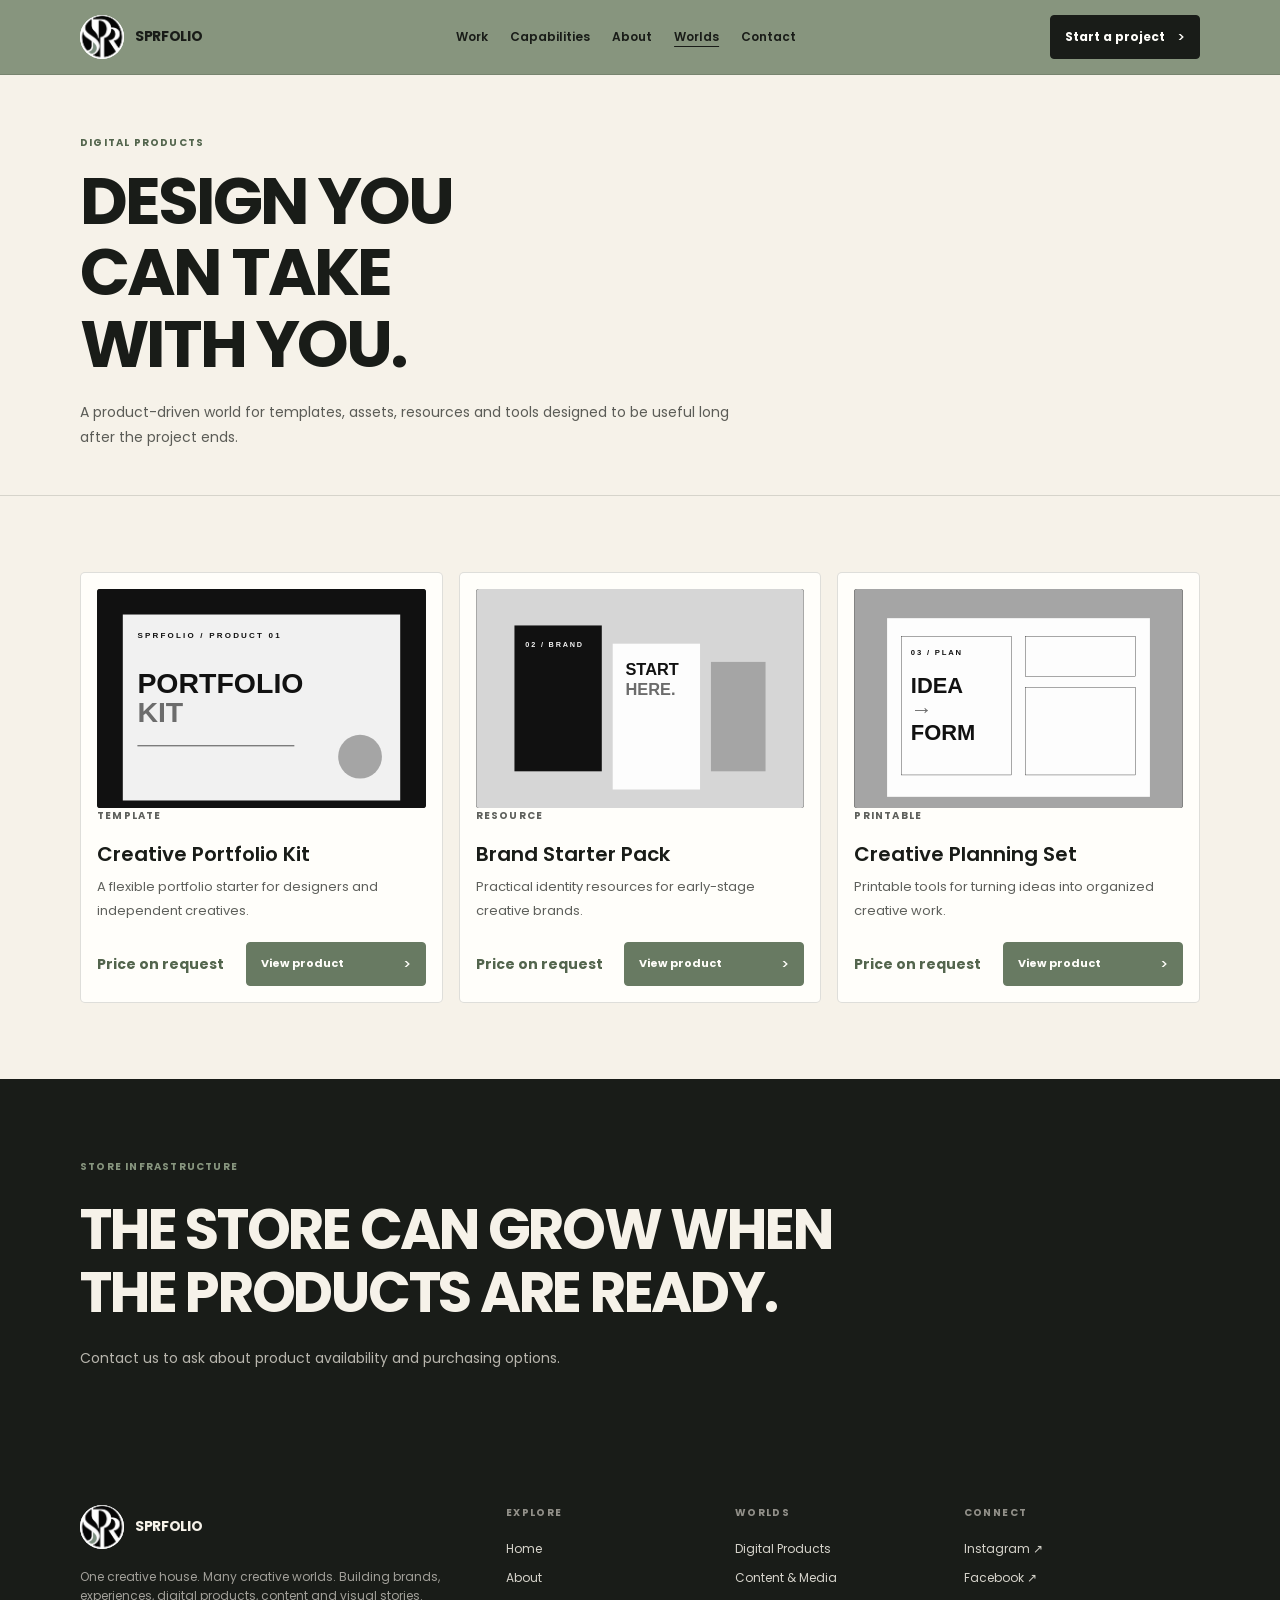
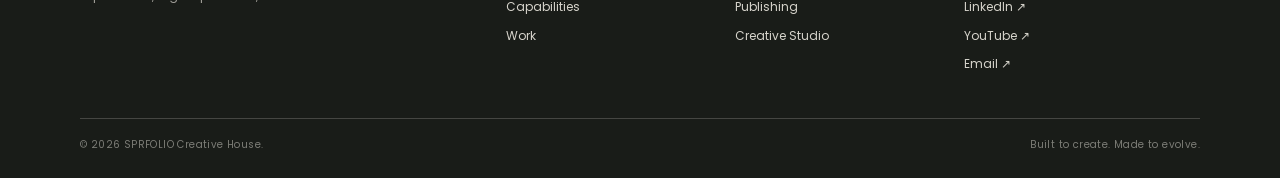
<file: digital-products.html>
<!doctype html><html lang="en"><head><meta charset="utf-8"><meta name="viewport" content="width=device-width,initial-scale=1"><meta name="color-scheme" content="light"><title>Digital Products — SPRFOLIO</title><meta name="description" content="Digital products, templates, resources and downloadable creative tools from SPRFOLIO."><meta property="og:title" content="Digital Products — SPRFOLIO"><meta property="og:description" content="Digital products, templates, resources and downloadable creative tools from SPRFOLIO."><meta property="og:type" content="website"><meta name="theme-color" content="#f6f2e9"><link rel="icon" type="image/png" sizes="64x64" href="favicon/sprfolio-icon-v2.png"><link rel="shortcut icon" href="favicon.ico"><link rel="stylesheet" href="css/style.css"><link rel="stylesheet" href="css/responsive.css"><link rel="stylesheet" href="css/animations.css"><link rel="stylesheet" href="css/portfolio-theme.css"></head><body><header class="site-header"><div class="container"><nav class="nav-shell" aria-label="Primary navigation"><a class="brand" href="index.html" aria-label="SPRFOLIO home"><span class="brand-mark"><img src="assets/sprfolio-logo.png" alt="" width="44" height="44"></span><span>SPRFOLIO</span></a><div class="nav-links"><a href="work.html">Work</a><a href="services.html">Capabilities</a><a href="about.html">About</a><a href="digital-products.html">Worlds</a><a href="contact.html">Contact</a></div><a class="nav-cta" href="contact.html"><span>Start a project</span><span class="button-arrow" aria-hidden="true">&gt;</span></a><button class="menu-toggle" type="button" aria-controls="mobile-navigation" aria-label="Open navigation" aria-expanded="false">☰</button></nav></div></header><div class="menu-overlay" inert id="mobile-navigation" aria-label="Mobile navigation" aria-hidden="true"><button class="menu-close" type="button" aria-label="Close navigation"><span aria-hidden="true">×</span></button><a href="work.html">Work ↗</a><a href="services.html">Capabilities ↗</a><a href="about.html">About ↗</a><a href="digital-products.html">Worlds ↗</a><a href="contact.html">Contact ↗</a><div class="menu-small"><span>SPRFOLIO CREATIVE HOUSE</span><span data-email></span></div></div>
<main><section class="page-hero"><div class="container"><span class="eyebrow"><span>Digital Products</span></span><h1 class="display reveal">DESIGN YOU<br>CAN TAKE<br>WITH YOU.</h1><p>A product-driven world for templates, assets, resources and tools designed to be useful long after the project ends.</p></div></section><section class="section"><div class="container"><div class="product-grid"><article class="product reveal"><div class="product-art"><img src="assets/work/product-kit.svg" alt="SPRFOLIO digital product visual 1"></div><span class="label">Template</span><h3>Creative Portfolio Kit</h3><p>A flexible portfolio starter for designers and independent creatives.</p><div class="product-bottom"><span class="price">Price on request</span><a class="button secondary" href="contact.html"><span>View product</span><span class="button-arrow" aria-hidden="true">&gt;</span></a></div></article><article class="product reveal"><div class="product-art"><img src="assets/work/brand-pack.svg" alt="SPRFOLIO digital product visual 2"></div><span class="label">Resource</span><h3>Brand Starter Pack</h3><p>Practical identity resources for early-stage creative brands.</p><div class="product-bottom"><span class="price">Price on request</span><a class="button secondary" href="contact.html"><span>View product</span><span class="button-arrow" aria-hidden="true">&gt;</span></a></div></article><article class="product reveal"><div class="product-art"><img src="assets/work/planning-set.svg" alt="SPRFOLIO digital product visual 3"></div><span class="label">Printable</span><h3>Creative Planning Set</h3><p>Printable tools for turning ideas into organized creative work.</p><div class="product-bottom"><span class="price">Price on request</span><a class="button secondary" href="contact.html"><span>View product</span><span class="button-arrow" aria-hidden="true">&gt;</span></a></div></article></div></div></section><section class="statement"><div class="container"><span class="eyebrow">Store infrastructure</span><h2>THE STORE CAN GROW WHEN THE PRODUCTS ARE READY.</h2><p>Contact us to ask about product availability and purchasing options.</p></div></section></main><footer class="site-footer"><div class="container"><div class="footer-grid"><div class="footer-brand"><a class="brand" href="index.html"><span class="brand-mark"><img src="assets/sprfolio-logo.png" alt="" width="44" height="44"></span><span>SPRFOLIO</span></a><p>One creative house. Many creative worlds. Building brands, experiences, digital products, content and visual stories.</p></div><div class="footer-col"><h4>Explore</h4><a href="index.html">Home</a><a href="about.html">About</a><a href="services.html">Capabilities</a><a href="work.html">Work</a></div><div class="footer-col"><h4>Worlds</h4><a href="digital-products.html">Digital Products</a><a href="content-media.html">Content & Media</a><a href="publishing.html">Publishing</a><a href="services.html">Creative Studio</a></div><div class="footer-col"><h4>Connect</h4><a data-social="instagram" href="https://www.instagram.com/sprfolio/" target="_blank" rel="noopener noreferrer" aria-label="SPRFOLIO on Instagram (@sprfolio)">Instagram ↗</a><a data-social="facebook" href="https://www.facebook.com/profile.php?id=61594658203711" target="_blank" rel="noopener noreferrer">Facebook ↗</a><a data-social="linkedin" href="https://www.linkedin.com/in/spr-folio-50094443b/" target="_blank" rel="noopener noreferrer">LinkedIn ↗</a><a data-social="youtube" href="https://www.youtube.com/@SPRFOLIO" target="_blank" rel="noopener noreferrer">YouTube ↗</a><a href="mailto:thesprfolio@gmail.com" data-email aria-label="Email SPRFOLIO">Email ↗</a></div></div><div class="footer-signature" aria-hidden="true">SPR</div><div class="footer-bottom"><span>© <span data-year></span> SPRFOLIO Creative House.</span><span>Built to create. Made to evolve.</span></div></div></footer>
<script src="js/main.js" defer></script><script src="js/navigation.js" defer></script></body></html>
</file>
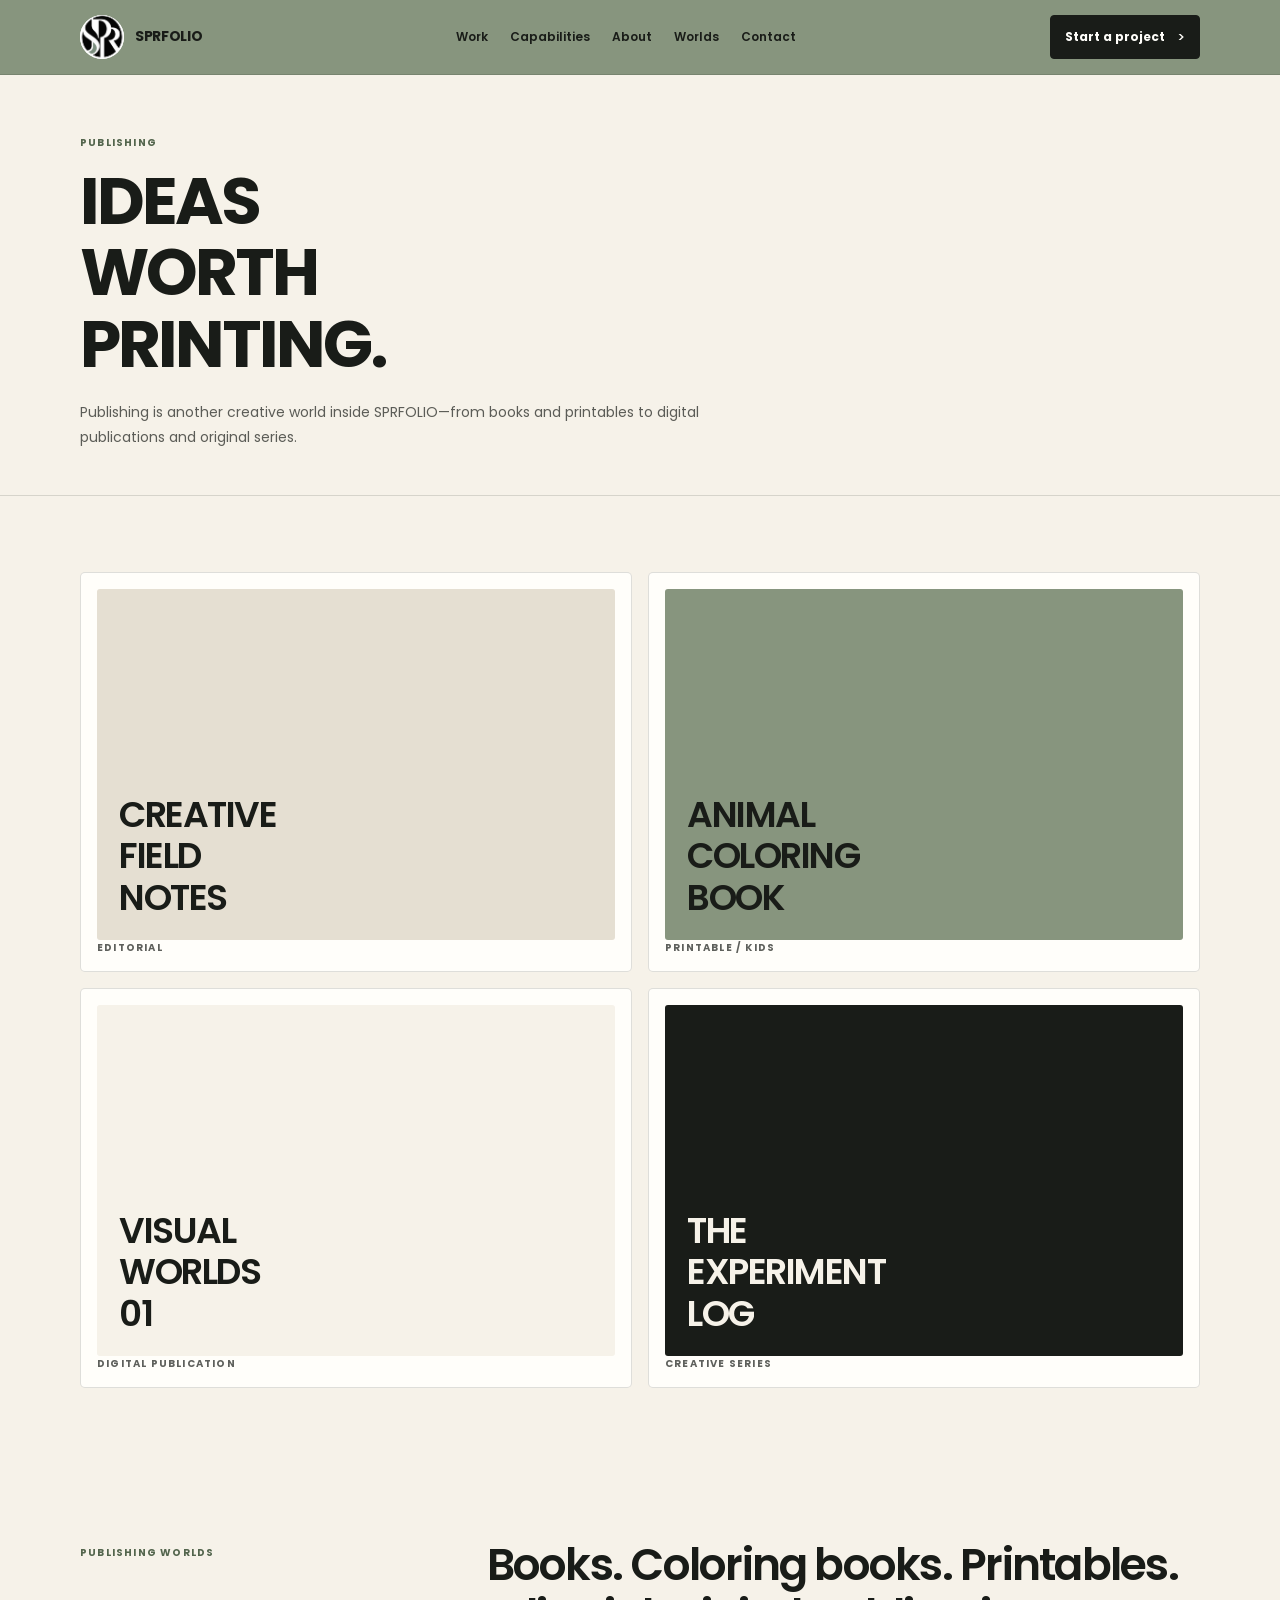
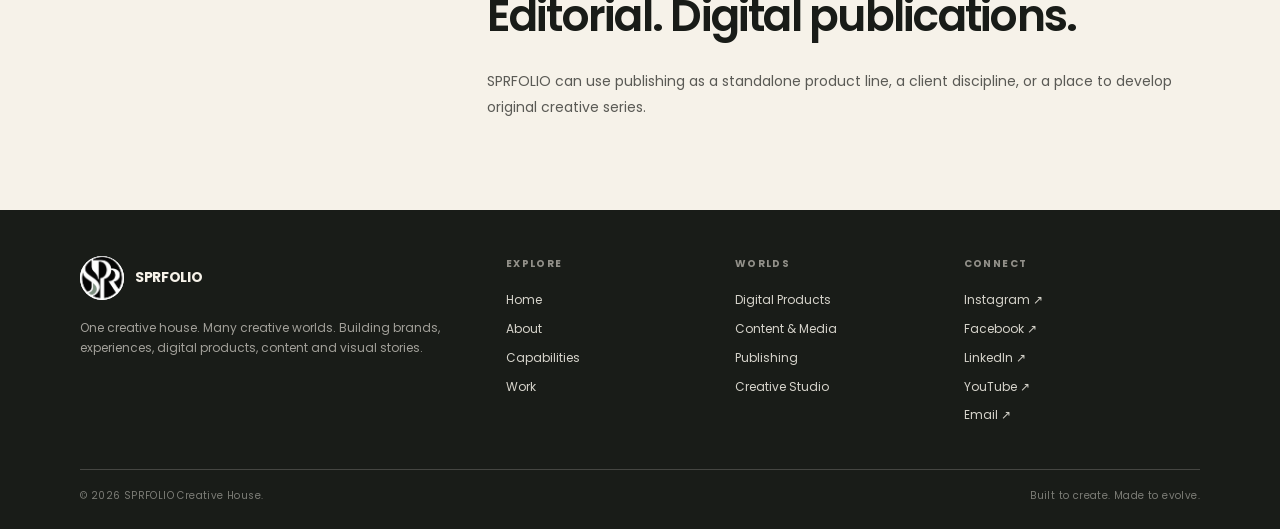
<file: publishing.html>
<!doctype html><html lang="en"><head><meta charset="utf-8"><meta name="viewport" content="width=device-width,initial-scale=1"><meta name="color-scheme" content="light"><title>Publishing — SPRFOLIO</title><meta name="description" content="Books, coloring books, printables, editorial projects and creative publications from SPRFOLIO."><meta property="og:title" content="Publishing — SPRFOLIO"><meta property="og:description" content="Books, coloring books, printables, editorial projects and creative publications from SPRFOLIO."><meta property="og:type" content="website"><meta name="theme-color" content="#f6f2e9"><link rel="icon" type="image/png" sizes="64x64" href="favicon/sprfolio-icon-v2.png"><link rel="shortcut icon" href="favicon.ico"><link rel="stylesheet" href="css/style.css"><link rel="stylesheet" href="css/responsive.css"><link rel="stylesheet" href="css/animations.css"><link rel="stylesheet" href="css/portfolio-theme.css"></head><body><header class="site-header"><div class="container"><nav class="nav-shell" aria-label="Primary navigation"><a class="brand" href="index.html" aria-label="SPRFOLIO home"><span class="brand-mark"><img src="assets/sprfolio-logo.png" alt="" width="44" height="44"></span><span>SPRFOLIO</span></a><div class="nav-links"><a href="work.html">Work</a><a href="services.html">Capabilities</a><a href="about.html">About</a><a href="digital-products.html">Worlds</a><a href="contact.html">Contact</a></div><a class="nav-cta" href="contact.html"><span>Start a project</span><span class="button-arrow" aria-hidden="true">&gt;</span></a><button class="menu-toggle" type="button" aria-controls="mobile-navigation" aria-label="Open navigation" aria-expanded="false">☰</button></nav></div></header><div class="menu-overlay" inert id="mobile-navigation" aria-label="Mobile navigation" aria-hidden="true"><button class="menu-close" type="button" aria-label="Close navigation"><span aria-hidden="true">×</span></button><a href="work.html">Work ↗</a><a href="services.html">Capabilities ↗</a><a href="about.html">About ↗</a><a href="digital-products.html">Worlds ↗</a><a href="contact.html">Contact ↗</a><div class="menu-small"><span>SPRFOLIO CREATIVE HOUSE</span><span data-email></span></div></div>
<main><section class="page-hero"><div class="container"><span class="eyebrow"><span>Publishing</span></span><h1 class="display reveal">IDEAS<br>WORTH<br>PRINTING.</h1><p>Publishing is another creative world inside SPRFOLIO—from books and printables to digital publications and original series.</p></div></section><section class="section"><div class="container"><div class="publication-grid"><article class="publication reveal"><div class="cover"><h3>CREATIVE<br>FIELD<br>NOTES</h3></div><span class="label">Editorial</span></article><article class="publication reveal"><div class="cover"><h3>ANIMAL<br>COLORING<br>BOOK</h3></div><span class="label">Printable / Kids</span></article><article class="publication reveal"><div class="cover"><h3>VISUAL<br>WORLDS<br>01</h3></div><span class="label">Digital Publication</span></article><article class="publication reveal"><div class="cover"><h3>THE<br>EXPERIMENT<br>LOG</h3></div><span class="label">Creative Series</span></article></div></div></section><section class="section"><div class="container split"><div><span class="eyebrow">Publishing worlds</span></div><div class="copy reveal"><h2>Books. Coloring books. Printables. Editorial. Digital publications.</h2><p>SPRFOLIO can use publishing as a standalone product line, a client discipline, or a place to develop original creative series.</p></div></div></section></main><footer class="site-footer"><div class="container"><div class="footer-grid"><div class="footer-brand"><a class="brand" href="index.html"><span class="brand-mark"><img src="assets/sprfolio-logo.png" alt="" width="44" height="44"></span><span>SPRFOLIO</span></a><p>One creative house. Many creative worlds. Building brands, experiences, digital products, content and visual stories.</p></div><div class="footer-col"><h4>Explore</h4><a href="index.html">Home</a><a href="about.html">About</a><a href="services.html">Capabilities</a><a href="work.html">Work</a></div><div class="footer-col"><h4>Worlds</h4><a href="digital-products.html">Digital Products</a><a href="content-media.html">Content & Media</a><a href="publishing.html">Publishing</a><a href="services.html">Creative Studio</a></div><div class="footer-col"><h4>Connect</h4><a data-social="instagram" href="https://www.instagram.com/sprfolio/" target="_blank" rel="noopener noreferrer" aria-label="SPRFOLIO on Instagram (@sprfolio)">Instagram ↗</a><a data-social="facebook" href="https://www.facebook.com/profile.php?id=61594658203711" target="_blank" rel="noopener noreferrer">Facebook ↗</a><a data-social="linkedin" href="https://www.linkedin.com/in/spr-folio-50094443b/" target="_blank" rel="noopener noreferrer">LinkedIn ↗</a><a data-social="youtube" href="https://www.youtube.com/@SPRFOLIO" target="_blank" rel="noopener noreferrer">YouTube ↗</a><a href="mailto:thesprfolio@gmail.com" data-email aria-label="Email SPRFOLIO">Email ↗</a></div></div><div class="footer-signature" aria-hidden="true">SPR</div><div class="footer-bottom"><span>© <span data-year></span> SPRFOLIO Creative House.</span><span>Built to create. Made to evolve.</span></div></div></footer>
<script src="js/main.js" defer></script><script src="js/navigation.js" defer></script></body></html>
</file>
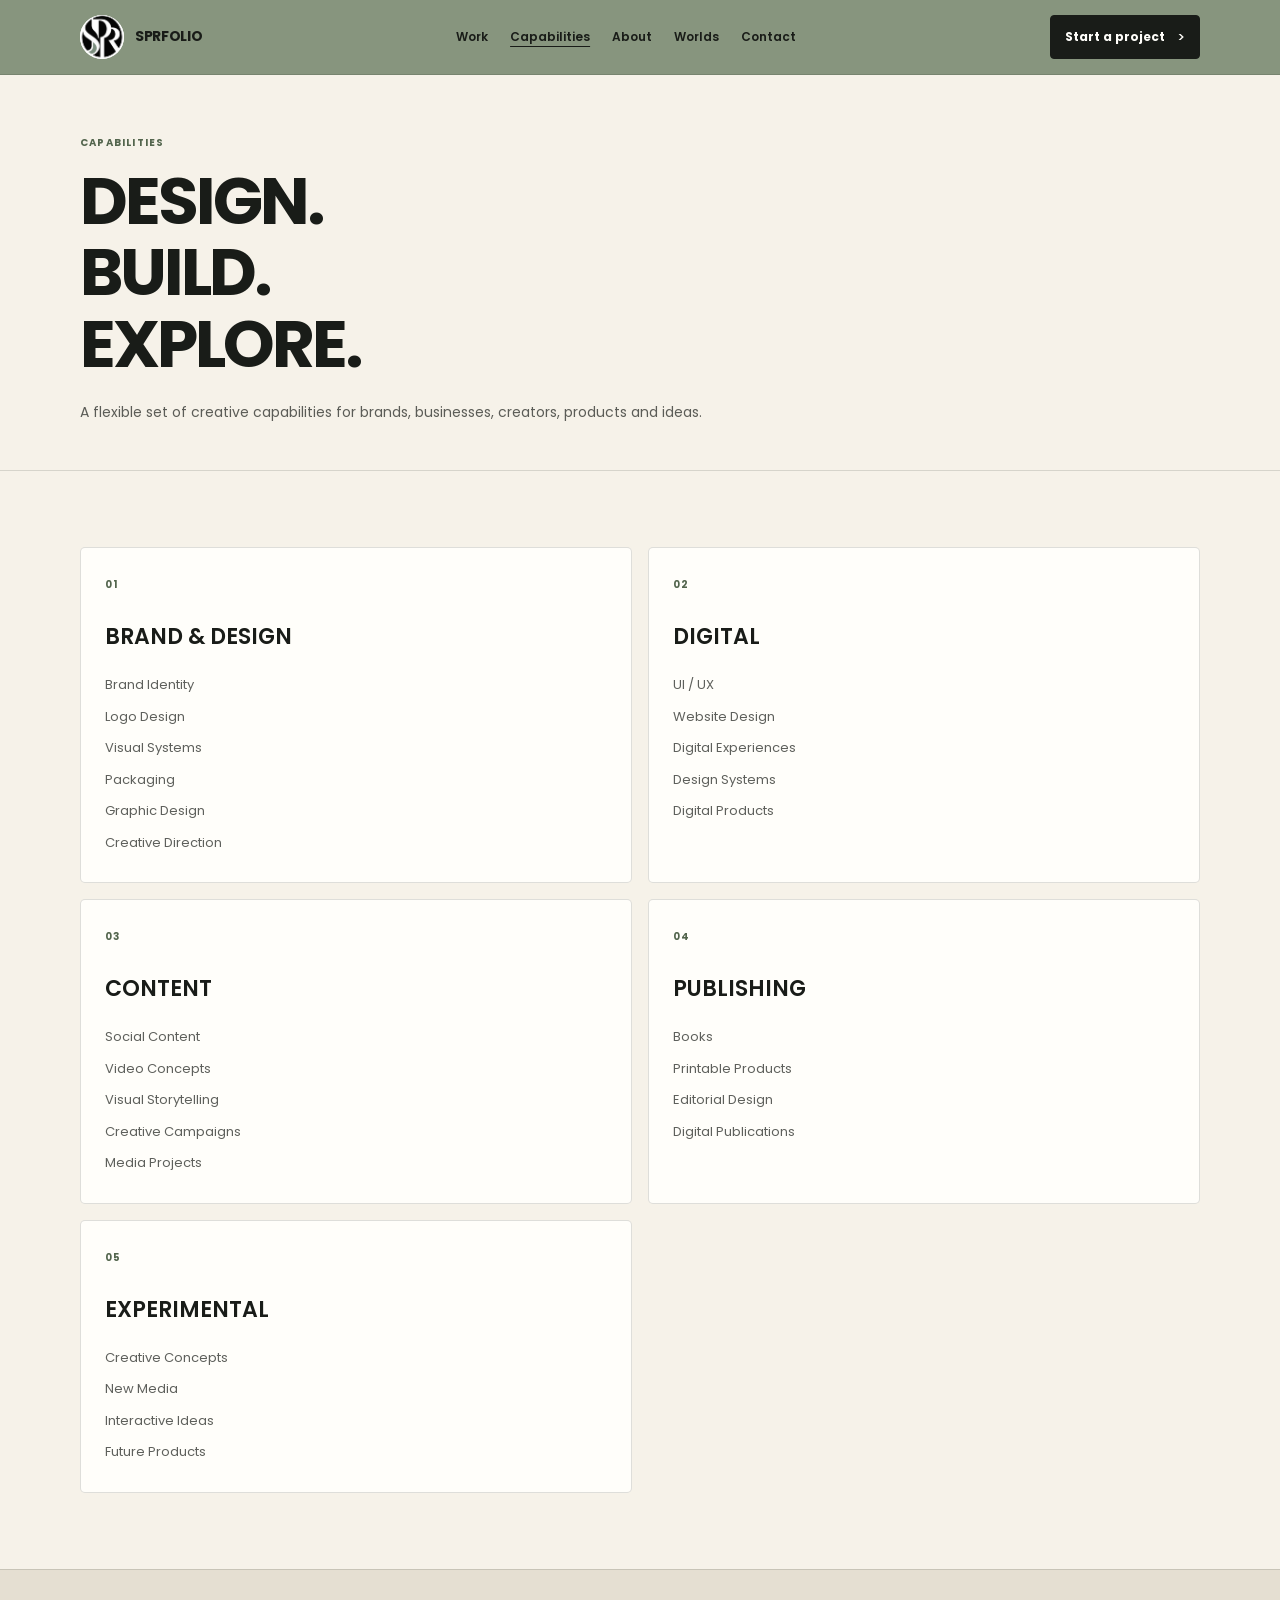
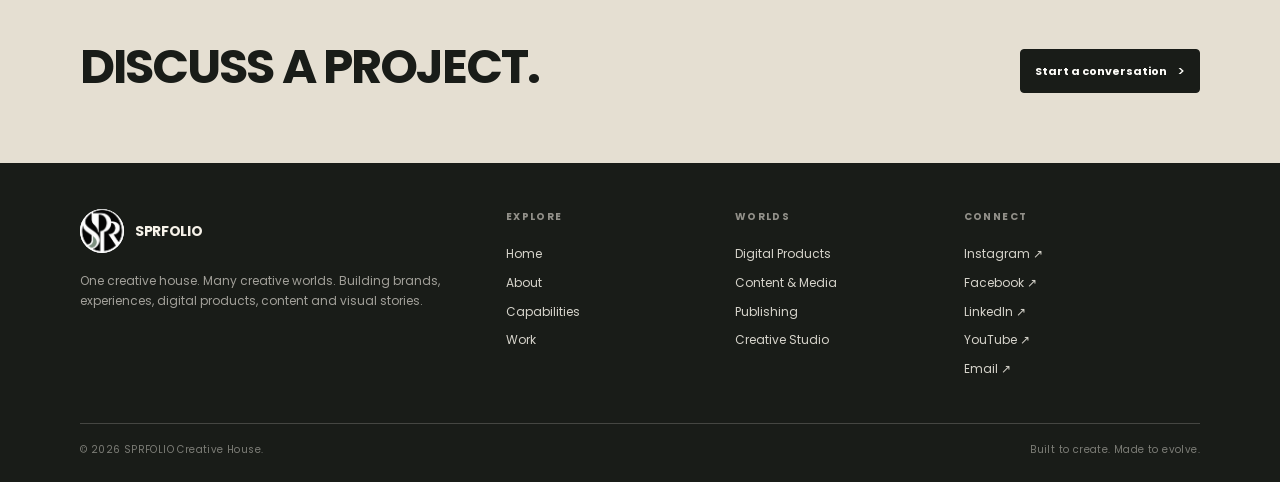
<file: services.html>
<!doctype html><html lang="en"><head><meta charset="utf-8"><meta name="viewport" content="width=device-width,initial-scale=1"><meta name="color-scheme" content="light"><title>Creative Capabilities — SPRFOLIO</title><meta name="description" content="Creative capabilities across brand, design, digital, content and publishing."><meta property="og:title" content="Creative Capabilities — SPRFOLIO"><meta property="og:description" content="Creative capabilities across brand, design, digital, content and publishing."><meta property="og:type" content="website"><meta name="theme-color" content="#f6f2e9"><link rel="icon" type="image/png" sizes="64x64" href="favicon/sprfolio-icon-v2.png"><link rel="shortcut icon" href="favicon.ico"><link rel="stylesheet" href="css/style.css"><link rel="stylesheet" href="css/responsive.css"><link rel="stylesheet" href="css/animations.css"><link rel="stylesheet" href="css/portfolio-theme.css"></head><body><header class="site-header"><div class="container"><nav class="nav-shell" aria-label="Primary navigation"><a class="brand" href="index.html" aria-label="SPRFOLIO home"><span class="brand-mark"><img src="assets/sprfolio-logo.png" alt="" width="44" height="44"></span><span>SPRFOLIO</span></a><div class="nav-links"><a href="work.html">Work</a><a href="services.html">Capabilities</a><a href="about.html">About</a><a href="digital-products.html">Worlds</a><a href="contact.html">Contact</a></div><a class="nav-cta" href="contact.html"><span>Start a project</span><span class="button-arrow" aria-hidden="true">&gt;</span></a><button class="menu-toggle" type="button" aria-controls="mobile-navigation" aria-label="Open navigation" aria-expanded="false">☰</button></nav></div></header><div class="menu-overlay" inert id="mobile-navigation" aria-label="Mobile navigation" aria-hidden="true"><button class="menu-close" type="button" aria-label="Close navigation"><span aria-hidden="true">×</span></button><a href="work.html">Work ↗</a><a href="services.html">Capabilities ↗</a><a href="about.html">About ↗</a><a href="digital-products.html">Worlds ↗</a><a href="contact.html">Contact ↗</a><div class="menu-small"><span>SPRFOLIO CREATIVE HOUSE</span><span data-email></span></div></div>
<main><section class="page-hero"><div class="container"><span class="eyebrow"><span>Capabilities</span></span><h1 class="display reveal">DESIGN.<br>BUILD.<br>EXPLORE.</h1><p>A flexible set of creative capabilities for brands, businesses, creators, products and ideas.</p></div></section><section class="section"><div class="container"><div class="cap-grid reveal"><article class="cap"><span class="eyebrow">01</span><h3>BRAND & DESIGN</h3><ul><li>Brand Identity</li><li>Logo Design</li><li>Visual Systems</li><li>Packaging</li><li>Graphic Design</li><li>Creative Direction</li></ul></article><article class="cap"><span class="eyebrow">02</span><h3>DIGITAL</h3><ul><li>UI / UX</li><li>Website Design</li><li>Digital Experiences</li><li>Design Systems</li><li>Digital Products</li></ul></article><article class="cap"><span class="eyebrow">03</span><h3>CONTENT</h3><ul><li>Social Content</li><li>Video Concepts</li><li>Visual Storytelling</li><li>Creative Campaigns</li><li>Media Projects</li></ul></article><article class="cap"><span class="eyebrow">04</span><h3>PUBLISHING</h3><ul><li>Books</li><li>Printable Products</li><li>Editorial Design</li><li>Digital Publications</li></ul></article><article class="cap"><span class="eyebrow">05</span><h3>EXPERIMENTAL</h3><ul><li>Creative Concepts</li><li>New Media</li><li>Interactive Ideas</li><li>Future Products</li></ul></article></div></div></section><section class="cta"><div class="container"><div class="cta-inner"><h2>DISCUSS A PROJECT.</h2><a class="button" href="contact.html"><span>Start a conversation</span><span class="button-arrow" aria-hidden="true">&gt;</span></a></div></div></section></main><footer class="site-footer"><div class="container"><div class="footer-grid"><div class="footer-brand"><a class="brand" href="index.html"><span class="brand-mark"><img src="assets/sprfolio-logo.png" alt="" width="44" height="44"></span><span>SPRFOLIO</span></a><p>One creative house. Many creative worlds. Building brands, experiences, digital products, content and visual stories.</p></div><div class="footer-col"><h4>Explore</h4><a href="index.html">Home</a><a href="about.html">About</a><a href="services.html">Capabilities</a><a href="work.html">Work</a></div><div class="footer-col"><h4>Worlds</h4><a href="digital-products.html">Digital Products</a><a href="content-media.html">Content & Media</a><a href="publishing.html">Publishing</a><a href="services.html">Creative Studio</a></div><div class="footer-col"><h4>Connect</h4><a data-social="instagram" href="https://www.instagram.com/sprfolio/" target="_blank" rel="noopener noreferrer" aria-label="SPRFOLIO on Instagram (@sprfolio)">Instagram ↗</a><a data-social="facebook" href="https://www.facebook.com/profile.php?id=61594658203711" target="_blank" rel="noopener noreferrer">Facebook ↗</a><a data-social="linkedin" href="https://www.linkedin.com/in/spr-folio-50094443b/" target="_blank" rel="noopener noreferrer">LinkedIn ↗</a><a data-social="youtube" href="https://www.youtube.com/@SPRFOLIO" target="_blank" rel="noopener noreferrer">YouTube ↗</a><a href="mailto:thesprfolio@gmail.com" data-email aria-label="Email SPRFOLIO">Email ↗</a></div></div><div class="footer-signature" aria-hidden="true">SPR</div><div class="footer-bottom"><span>© <span data-year></span> SPRFOLIO Creative House.</span><span>Built to create. Made to evolve.</span></div></div></footer>
<script src="js/main.js" defer></script><script src="js/navigation.js" defer></script></body></html>
</file>
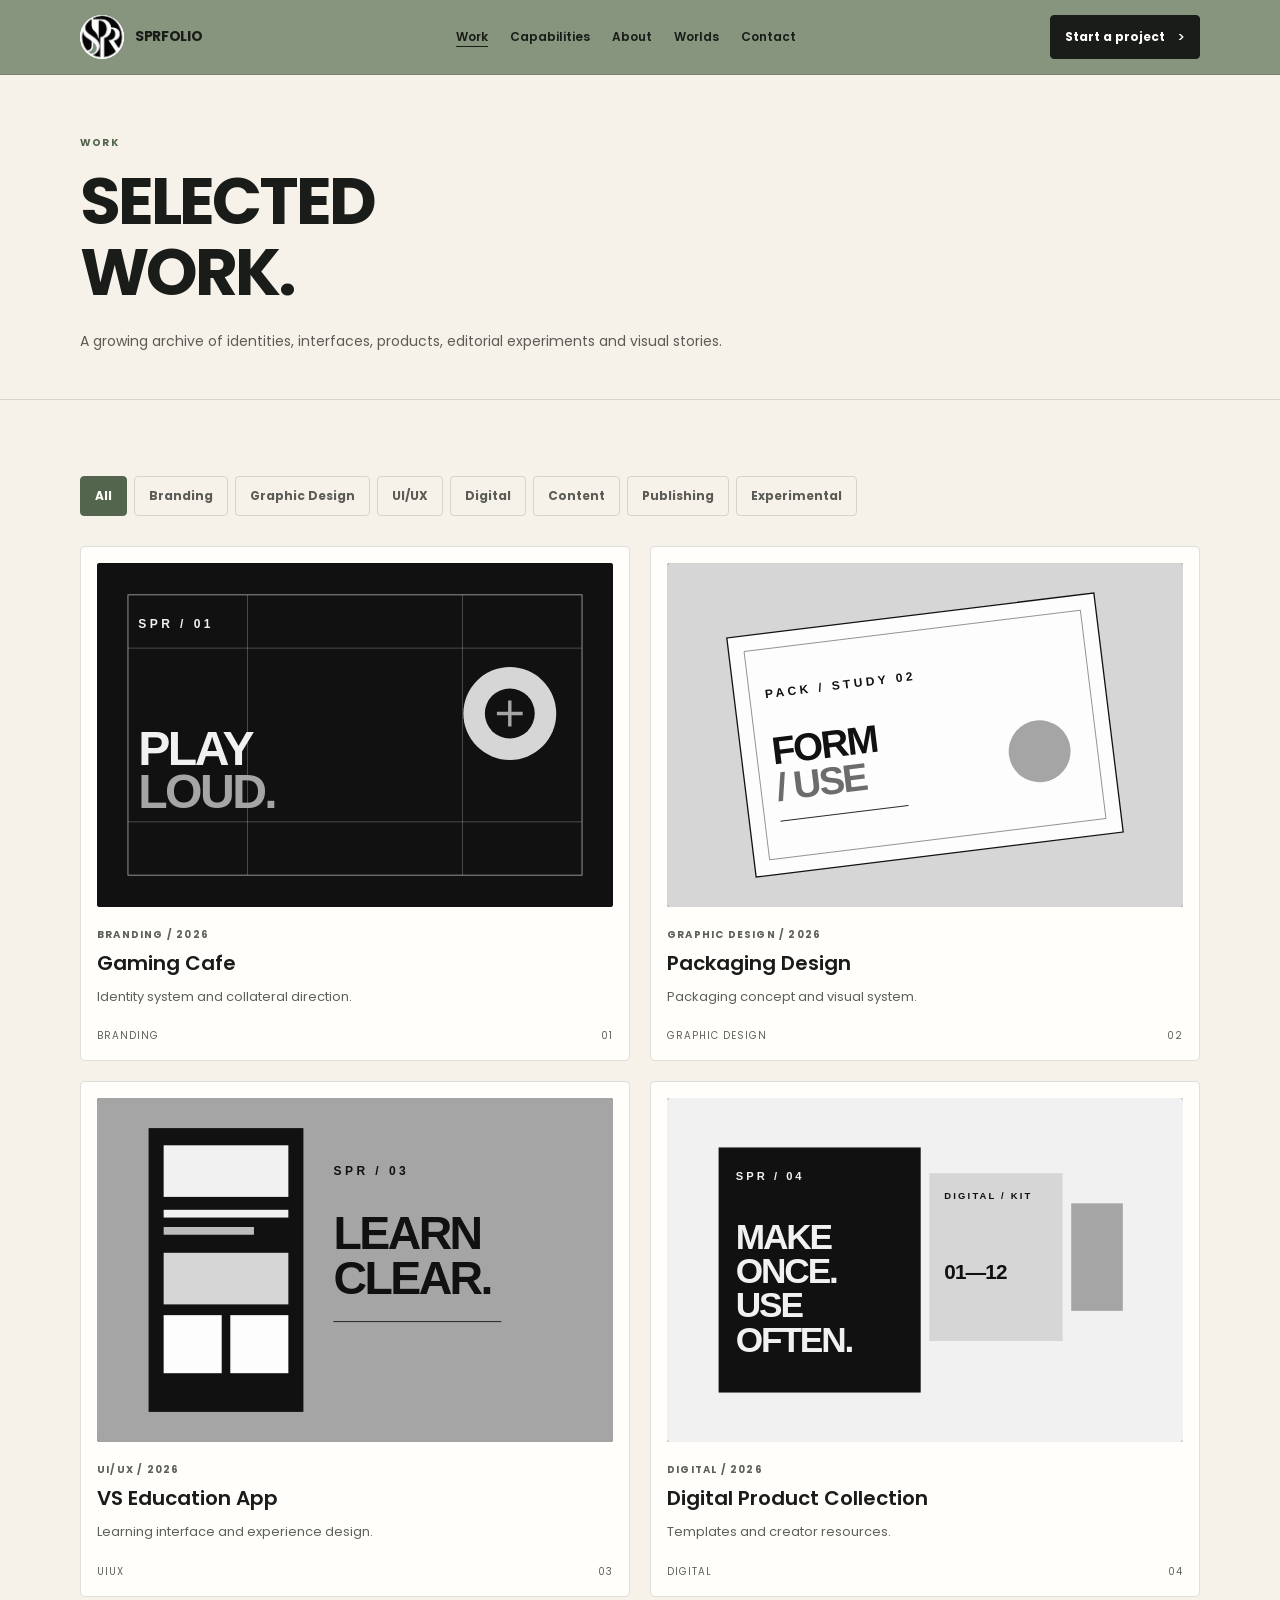
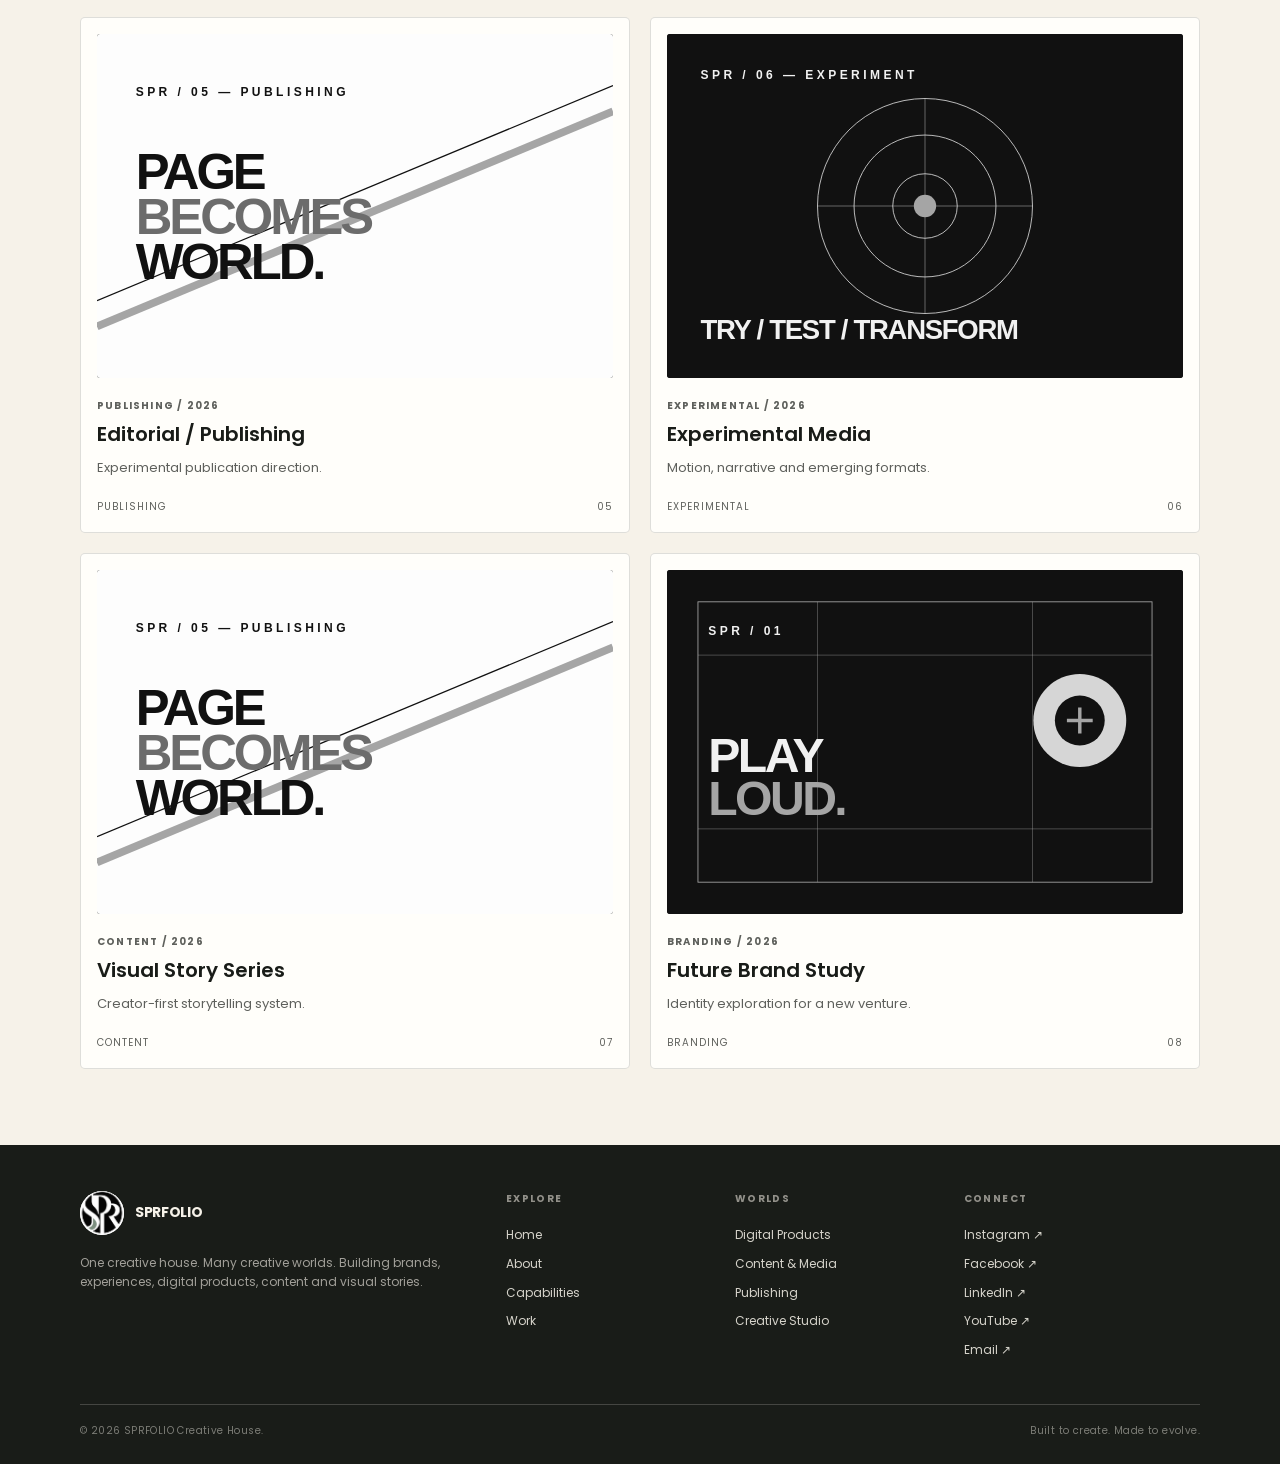
<file: work.html>
<!doctype html><html lang="en"><head><meta charset="utf-8"><meta name="viewport" content="width=device-width,initial-scale=1"><meta name="color-scheme" content="light"><title>Work — SPRFOLIO Creative House</title><meta name="description" content="Selected branding, design, UI/UX, digital, content, publishing and experimental work from SPRFOLIO."><meta property="og:title" content="Work — SPRFOLIO Creative House"><meta property="og:description" content="Selected branding, design, UI/UX, digital, content, publishing and experimental work from SPRFOLIO."><meta property="og:type" content="website"><meta name="theme-color" content="#f6f2e9"><link rel="icon" type="image/png" sizes="64x64" href="favicon/sprfolio-icon-v2.png"><link rel="shortcut icon" href="favicon.ico"><link rel="stylesheet" href="css/style.css"><link rel="stylesheet" href="css/responsive.css"><link rel="stylesheet" href="css/animations.css"><link rel="stylesheet" href="css/portfolio-theme.css"></head><body><header class="site-header"><div class="container"><nav class="nav-shell" aria-label="Primary navigation"><a class="brand" href="index.html" aria-label="SPRFOLIO home"><span class="brand-mark"><img src="assets/sprfolio-logo.png" alt="" width="44" height="44"></span><span>SPRFOLIO</span></a><div class="nav-links"><a href="work.html">Work</a><a href="services.html">Capabilities</a><a href="about.html">About</a><a href="digital-products.html">Worlds</a><a href="contact.html">Contact</a></div><a class="nav-cta" href="contact.html"><span>Start a project</span><span class="button-arrow" aria-hidden="true">&gt;</span></a><button class="menu-toggle" type="button" aria-controls="mobile-navigation" aria-label="Open navigation" aria-expanded="false">☰</button></nav></div></header><div class="menu-overlay" inert id="mobile-navigation" aria-label="Mobile navigation" aria-hidden="true"><button class="menu-close" type="button" aria-label="Close navigation"><span aria-hidden="true">×</span></button><a href="work.html">Work ↗</a><a href="services.html">Capabilities ↗</a><a href="about.html">About ↗</a><a href="digital-products.html">Worlds ↗</a><a href="contact.html">Contact ↗</a><div class="menu-small"><span>SPRFOLIO CREATIVE HOUSE</span><span data-email></span></div></div>
<main><section class="page-hero"><div class="container"><span class="eyebrow"><span>Work</span></span><h1 class="display reveal">SELECTED<br>WORK.</h1><p>A growing archive of identities, interfaces, products, editorial experiments and visual stories.</p></div></section><section class="section"><div class="container"><div class="filter-bar" role="group" aria-label="Portfolio filters"><button type="button" class="filter active" data-filter="all">All</button><button type="button" class="filter" data-filter="branding">Branding</button><button type="button" class="filter" data-filter="graphic-design">Graphic Design</button><button type="button" class="filter" data-filter="uiux">UI/UX</button><button type="button" class="filter" data-filter="digital">Digital</button><button type="button" class="filter" data-filter="content">Content</button><button type="button" class="filter" data-filter="publishing">Publishing</button><button type="button" class="filter" data-filter="experimental">Experimental</button></div><div class="portfolio-grid"><article class="portfolio-card reveal" data-category="branding"><div class="portfolio-art"><img src="assets/work/gaming-cafe.svg" alt="SPRFOLIO work visual 1"></div><span class="label">Branding / 2026</span><h3>Gaming Cafe</h3><p>Identity system and collateral direction.</p><div class="portfolio-meta"><span>branding</span><span>01</span></div></article><article class="portfolio-card reveal" data-category="graphic-design"><div class="portfolio-art"><img src="assets/work/packaging.svg" alt="SPRFOLIO work visual 2"></div><span class="label">Graphic Design / 2026</span><h3>Packaging Design</h3><p>Packaging concept and visual system.</p><div class="portfolio-meta"><span>graphic design</span><span>02</span></div></article><article class="portfolio-card reveal" data-category="uiux"><div class="portfolio-art"><img src="assets/work/vs-education.svg" alt="SPRFOLIO work visual 3"></div><span class="label">UI/UX / 2026</span><h3>VS Education App</h3><p>Learning interface and experience design.</p><div class="portfolio-meta"><span>uiux</span><span>03</span></div></article><article class="portfolio-card reveal" data-category="digital"><div class="portfolio-art"><img src="assets/work/digital-product.svg" alt="SPRFOLIO work visual 4"></div><span class="label">Digital / 2026</span><h3>Digital Product Collection</h3><p>Templates and creator resources.</p><div class="portfolio-meta"><span>digital</span><span>04</span></div></article><article class="portfolio-card reveal" data-category="publishing"><div class="portfolio-art"><img src="assets/work/publishing.svg" alt="SPRFOLIO work visual 5"></div><span class="label">Publishing / 2026</span><h3>Editorial / Publishing</h3><p>Experimental publication direction.</p><div class="portfolio-meta"><span>publishing</span><span>05</span></div></article><article class="portfolio-card reveal" data-category="experimental"><div class="portfolio-art"><img src="assets/work/experimental.svg" alt="SPRFOLIO work visual 6"></div><span class="label">Experimental / 2026</span><h3>Experimental Media</h3><p>Motion, narrative and emerging formats.</p><div class="portfolio-meta"><span>experimental</span><span>06</span></div></article><article class="portfolio-card reveal" data-category="content"><div class="portfolio-art"><img src="assets/work/publishing.svg" alt="SPRFOLIO work visual 7"></div><span class="label">Content / 2026</span><h3>Visual Story Series</h3><p>Creator-first storytelling system.</p><div class="portfolio-meta"><span>content</span><span>07</span></div></article><article class="portfolio-card reveal" data-category="branding"><div class="portfolio-art"><img src="assets/work/gaming-cafe.svg" alt="SPRFOLIO work visual 8"></div><span class="label">Branding / 2026</span><h3>Future Brand Study</h3><p>Identity exploration for a new venture.</p><div class="portfolio-meta"><span>branding</span><span>08</span></div></article></div></div></section></main><footer class="site-footer"><div class="container"><div class="footer-grid"><div class="footer-brand"><a class="brand" href="index.html"><span class="brand-mark"><img src="assets/sprfolio-logo.png" alt="" width="44" height="44"></span><span>SPRFOLIO</span></a><p>One creative house. Many creative worlds. Building brands, experiences, digital products, content and visual stories.</p></div><div class="footer-col"><h4>Explore</h4><a href="index.html">Home</a><a href="about.html">About</a><a href="services.html">Capabilities</a><a href="work.html">Work</a></div><div class="footer-col"><h4>Worlds</h4><a href="digital-products.html">Digital Products</a><a href="content-media.html">Content & Media</a><a href="publishing.html">Publishing</a><a href="services.html">Creative Studio</a></div><div class="footer-col"><h4>Connect</h4><a data-social="instagram" href="https://www.instagram.com/sprfolio/" target="_blank" rel="noopener noreferrer" aria-label="SPRFOLIO on Instagram (@sprfolio)">Instagram ↗</a><a data-social="facebook" href="https://www.facebook.com/profile.php?id=61594658203711" target="_blank" rel="noopener noreferrer">Facebook ↗</a><a data-social="linkedin" href="https://www.linkedin.com/in/spr-folio-50094443b/" target="_blank" rel="noopener noreferrer">LinkedIn ↗</a><a data-social="youtube" href="https://www.youtube.com/@SPRFOLIO" target="_blank" rel="noopener noreferrer">YouTube ↗</a><a href="mailto:thesprfolio@gmail.com" data-email aria-label="Email SPRFOLIO">Email ↗</a></div></div><div class="footer-signature" aria-hidden="true">SPR</div><div class="footer-bottom"><span>© <span data-year></span> SPRFOLIO Creative House.</span><span>Built to create. Made to evolve.</span></div></div></footer>
<script src="js/portfolio.js" defer></script><script src="js/main.js" defer></script><script src="js/navigation.js" defer></script></body></html>
</file>
<file: css/style.css>
@font-face{font-family:'Inter';src:url('../assets/fonts/woff2/Inter-Regular.woff2') format('woff2');font-weight:400;font-style:normal;font-display:swap}
@font-face{font-family:'Inter';src:url('../assets/fonts/woff2/Inter-Medium.woff2') format('woff2');font-weight:500;font-style:normal;font-display:swap}
@font-face{font-family:'Inter';src:url('../assets/fonts/woff2/Inter-SemiBold.woff2') format('woff2');font-weight:600;font-style:normal;font-display:swap}
@font-face{font-family:'Inter';src:url('../assets/fonts/woff2/Inter-Bold.woff2') format('woff2');font-weight:700;font-style:normal;font-display:swap}
@font-face{font-family:'Inter';src:url('../assets/fonts/woff2/Inter-ExtraBold.woff2') format('woff2');font-weight:800;font-style:normal;font-display:swap}

:root{
  --ink:#10110f;
  --paper:#f5f1e8;
  --white:#fffdf8;
  --beige:#ded5c3;
  --beige-deep:#c8bba4;
  --sage:#9eaa8f;
  --sage-deep:#64705a;
  --muted:rgba(16,17,15,.62);
  --line:rgba(16,17,15,.18);
  --line-dark:rgba(245,241,232,.2);
  --max:1440px;
  --ease:cubic-bezier(.2,.75,.2,1);
  --radius:0;
  --font-primary:'Inter',sans-serif;
  --space-xs:.5rem;
  --space-sm:1rem;
  --space-md:1.5rem;
  --space-lg:2.5rem;
  --space-xl:5rem;
}

*{box-sizing:border-box}
html{scroll-behavior:smooth;background:var(--paper)}
body{margin:0;background:var(--paper);color:var(--ink);font-family:var(--font-primary);line-height:1.55;overflow-x:hidden}
::selection{background:var(--sage);color:var(--ink)}
a{color:inherit;text-decoration:none}
button,input,select,textarea,option{font:inherit}
button{cursor:pointer}
.container{width:min(calc(100% - 64px),var(--max));margin-inline:auto}
.eyebrow,.label{font-size:.67rem;line-height:1.2;letter-spacing:.16em;text-transform:uppercase;font-weight:700;color:var(--muted)}
.display{font-size:clamp(3.7rem,8.4vw,9.4rem);line-height:.86;letter-spacing:-.072em;margin:0;font-weight:600}
.headline{font-size:clamp(2.65rem,6.1vw,6.8rem);line-height:.92;letter-spacing:-.062em;margin:0;font-weight:600}
.section{padding:clamp(90px,11vw,170px) 0}
.rule{height:1px;background:var(--line)}
.accent{color:var(--sage-deep)}

/* Brand / navigation */
.site-header{position:fixed;z-index:40;top:0;left:0;right:0;padding:18px 0;pointer-events:none;transform:translateY(0);transition:transform .42s var(--ease),opacity .42s ease;will-change:transform}.site-header.is-hidden{transform:translateY(calc(-100% - 24px));opacity:0}
.nav-shell{pointer-events:auto;display:flex;align-items:center;justify-content:space-between;min-height:58px;padding:8px 0;border-bottom:1px solid transparent;transition:background .3s ease,border-color .3s ease,box-shadow .3s ease}.site-header.is-scrolled .nav-shell{padding:8px 12px;border-color:var(--line);background:rgba(245,241,232,.9);backdrop-filter:blur(16px);-webkit-backdrop-filter:blur(16px);box-shadow:0 10px 30px rgba(16,17,15,.05)}
.brand{display:flex;align-items:center;gap:11px;font-weight:700;letter-spacing:-.045em;font-size:1.05rem}
.brand-mark{width:36px;height:36px;display:grid;place-items:center;border:1px solid var(--ink);font-size:.61rem;letter-spacing:-.09em;font-weight:700;position:relative;transform:rotate(-2deg)}
.brand-mark::after{content:"";position:absolute;width:7px;height:7px;background:var(--sage);right:-4px;bottom:-4px}
.nav-links{display:flex;gap:26px;align-items:center}
.nav-links a{font-size:.67rem;letter-spacing:.13em;text-transform:uppercase;color:rgba(16,17,15,.72);transition:color .25s ease}
.nav-links a:hover,.nav-links a[aria-current=page]{color:var(--ink)}
.nav-cta,.button{display:inline-flex;align-items:center;justify-content:center;gap:12px;min-height:48px;padding:0 18px;border:1px solid var(--ink);background:var(--ink);color:var(--paper);font-size:.67rem;font-weight:700;letter-spacing:.11em;text-transform:uppercase;transition:transform .3s var(--ease),background .3s,color .3s,border-color .3s}
.nav-cta:hover,.button:hover{transform:translateY(-3px);background:var(--sage);border-color:var(--sage);color:var(--ink)}
.button.secondary{background:transparent;color:var(--ink);border-color:var(--line)}
.button.secondary:hover{background:var(--white);border-color:var(--ink)}
.menu-toggle{display:none;background:none;border:0;color:var(--ink);font-size:1.25rem;width:42px;height:42px}

/* Hero: SPRFOLIO index / creative ecosystem */
.hero{min-height:100svh;display:flex;align-items:flex-end;padding:165px 0 56px;position:relative;isolation:isolate;background:var(--paper);overflow:hidden}
.hero::before{content:"SPR / INDEX";position:absolute;left:32px;top:130px;font-size:.58rem;line-height:1;letter-spacing:.15em;color:var(--muted);writing-mode:vertical-rl;pointer-events:none}
.hero::after{content:"01 — 05";position:absolute;right:32px;bottom:58px;font-size:.58rem;line-height:1;letter-spacing:.15em;color:var(--muted);pointer-events:none}
.hero-copy{max-width:1250px;width:100%}
.hero-meta{display:flex;justify-content:space-between;gap:30px;margin-bottom:34px;padding-bottom:15px;border-bottom:1px solid var(--line)}
.hero-meta span:last-child{text-align:right}
.hero-title span{display:block}
.hero-title .offset{margin-left:8vw}
.hero-bottom{display:grid;grid-template-columns:1fr auto;align-items:end;gap:40px;margin-top:48px}
.hero-desc{max-width:570px;color:rgba(16,17,15,.68);font-size:1rem;line-height:1.6}
.hero-bottom .button+.button{margin-left:7px}
.hero-index{position:absolute;z-index:-1;right:-5vw;top:20%;width:min(49vw,720px);height:min(49vw,720px);opacity:.72;pointer-events:none}
.hero-index::before{content:"";position:absolute;inset:9%;border:1px solid var(--line);border-radius:50%}
.hero-index::after{content:"";position:absolute;inset:25%;border:1px solid var(--line);border-radius:50%}
.hero-node{position:absolute;left:50%;top:9%;width:12px;height:12px;background:var(--sage);border:1px solid var(--ink);transform:translateX(-50%)}
.hero-node::before,.hero-node::after{content:"";position:absolute;background:var(--ink)}
.hero-node::before{width:1px;height:230px;left:5px;top:11px;opacity:.18}
.hero-node::after{height:1px;width:230px;left:11px;top:5px;opacity:.18}
.hero-index-label{position:absolute;left:50%;top:50%;transform:translate(-50%,-50%);font-size:.64rem;letter-spacing:.15em;font-weight:700;white-space:nowrap}

/* Editorial section rhythm */
.kicker-row{display:flex;justify-content:space-between;gap:24px;margin-bottom:46px;padding-bottom:14px;border-bottom:1px solid var(--line)}
.section-heading{max-width:1120px}
.section-heading p{max-width:610px;color:var(--muted);font-size:1.02rem;margin:34px 0}

/* Creative worlds = connected index, not cards */
.world-grid{display:grid;grid-template-columns:repeat(12,1fr);border-top:1px solid var(--line);border-left:1px solid var(--line);position:relative}
.world{min-height:360px;padding:24px;grid-column:span 4;border-right:1px solid var(--line);border-bottom:1px solid var(--line);position:relative;overflow:hidden;transition:background .35s ease,color .35s ease,transform .35s var(--ease)}
.world:nth-child(4){grid-column:span 6;min-height:290px;background:var(--beige)}
.world:nth-child(5){grid-column:span 6;min-height:290px;background:var(--sage)}
.world:hover{background:var(--ink);color:var(--paper);transform:translateY(-4px);z-index:2}
.world-number{font-size:.68rem;letter-spacing:.15em;color:var(--muted);font-weight:700}
.world:hover .world-number{color:var(--sage)}
.world h3{font-size:clamp(1.7rem,2.7vw,2.7rem);line-height:.95;letter-spacing:-.055em;margin:90px 0 12px;font-weight:600}
.world p{color:var(--muted);font-size:.86rem;margin:0;max-width:290px}
.world:hover p{color:rgba(245,241,232,.72)}
.world-link{position:absolute;right:22px;bottom:20px;font-size:1.1rem}
.world::after{content:attr(data-index);position:absolute;right:12px;bottom:-.22em;font-size:clamp(7rem,13vw,12rem);line-height:1;color:rgba(16,17,15,.055);font-weight:700;letter-spacing:-.12em;pointer-events:none}.world:hover::after{color:rgba(245,241,232,.08)}

/* Work: authored project covers */
.work-grid{display:grid;grid-template-columns:repeat(12,1fr);gap:22px}
.project{grid-column:span 6;min-height:570px;background:var(--ink);color:var(--paper);border:0;position:relative;overflow:hidden;display:flex;flex-direction:column;justify-content:space-between;padding:18px;transition:transform .45s var(--ease),box-shadow .45s var(--ease)}
.project:nth-child(3){grid-column:span 7}.project:nth-child(4){grid-column:span 5}.project:nth-child(5){grid-column:span 5}.project:nth-child(6){grid-column:span 7}
.project:hover{transform:translateY(-5px);box-shadow:14px 14px 0 var(--sage)}
.project-visual{position:absolute;inset:0;overflow:hidden;background:var(--ink)}
.project-visual img{width:100%;height:100%;display:block;object-fit:cover;transition:transform .7s var(--ease);filter:saturate(.92)}
.project:hover .project-visual img{transform:scale(1.025)}
.project-visual::after{content:"";position:absolute;inset:0;background:linear-gradient(180deg,rgba(16,17,15,.2),transparent 35%,rgba(16,17,15,.72));pointer-events:none}
.project-content,.project-top{position:relative;z-index:2}.project-top{display:flex;justify-content:space-between}.project-content{margin-top:auto;padding-right:70px}.project h3{font-size:clamp(2rem,3.4vw,3.7rem);line-height:.9;letter-spacing:-.065em;margin:8px 0;font-weight:600}.project p{max-width:430px;color:rgba(245,241,232,.82);margin:0}.project .label{color:var(--paper)}
.project::after{content:"OPEN CASE / ↗";position:absolute;right:20px;bottom:20px;z-index:3;font-size:.61rem;letter-spacing:.14em;color:var(--paper);padding:8px 9px;border:1px solid rgba(245,241,232,.45);opacity:0;transform:translateY(8px);transition:.3s ease}.project:hover::after{opacity:1;transform:none}

/* Signature statement */
.statement{background:var(--ink);color:var(--paper);padding:clamp(100px,13vw,190px) 0;position:relative;overflow:hidden}
.statement::after{content:"SPR";position:absolute;right:-.02em;bottom:-.24em;font-size:clamp(12rem,28vw,34rem);line-height:.65;color:rgba(158,170,143,.12);font-weight:700;letter-spacing:-.12em;pointer-events:none}
.statement .eyebrow{color:var(--sage)}
.statement h2{max-width:1150px;font-size:clamp(3.4rem,8vw,9.4rem);line-height:.83;letter-spacing:-.075em;margin:22px 0;position:relative;z-index:1}
.statement p{max-width:570px;font-size:1.05rem;color:rgba(245,241,232,.72);position:relative;z-index:1}

/* Process: editorial sequence, not service cards */
.process{display:grid;grid-template-columns:repeat(5,1fr);border-top:2px solid var(--ink)}
.process-step{padding:22px 18px 28px 0;min-height:205px;border-bottom:1px solid var(--line);position:relative;overflow:hidden}.process-step:not(:last-child){margin-right:18px;border-right:1px solid var(--line)}
.process-step strong{display:block;font-size:3.8rem;line-height:.8;color:var(--beige-deep);letter-spacing:-.08em;font-weight:600}.process-step h3{font-size:1.05rem;margin:72px 0 0;font-weight:700;letter-spacing:.08em}.process-step p{color:var(--muted);font-size:.78rem;max-width:180px;margin:10px 0 0}.process-step::after{content:"↗";position:absolute;right:18px;top:25px;color:var(--muted)}.process-step:hover{background:transparent}.process-step:hover strong{color:var(--sage-deep)}

/* Principles */
.principles{display:grid;grid-template-columns:1fr 2fr;gap:80px}
.principle-list{border-top:1px solid var(--line)}
.principle{display:flex;align-items:center;justify-content:space-between;padding:24px 0;border-bottom:1px solid var(--line);font-size:clamp(1.9rem,4vw,4.8rem);letter-spacing:-.065em;font-weight:500;transition:padding .3s ease,color .3s ease}
.principle:hover{padding-left:16px;color:var(--sage-deep)}
.principle span{font-size:.65rem;color:var(--muted);letter-spacing:.1em}

/* CTA / footer signature */
.cta{padding:135px 0;border-top:1px solid var(--line);background:var(--beige)}
.cta-inner{display:flex;justify-content:space-between;align-items:flex-end;gap:40px}
.cta h2{font-size:clamp(3.1rem,7.4vw,8rem);line-height:.83;letter-spacing:-.075em;margin:0;max-width:1000px}
.cta p{max-width:430px;color:rgba(16,17,15,.68)}
.site-footer{background:var(--ink);color:var(--paper);padding:48px 0 30px;border-top:1px solid var(--ink)}
.site-footer .brand-mark{border-color:var(--paper)}
.site-footer .brand-mark::after{background:var(--sage)}
.footer-grid{display:grid;grid-template-columns:2fr 1fr 1fr 1.2fr;gap:36px}
.footer-brand p{color:rgba(245,241,232,.62);max-width:380px;margin-top:25px}
.footer-signature{margin-top:100px;font-size:clamp(5rem,16vw,15rem);line-height:.65;letter-spacing:-.1em;font-weight:600;color:var(--paper);overflow:hidden}
.footer-col h4{font-size:.63rem;letter-spacing:.14em;text-transform:uppercase;color:rgba(245,241,232,.55);margin:0 0 18px}
.footer-col a{display:block;margin:9px 0;color:rgba(245,241,232,.86);font-size:.86rem;transition:color .25s ease,transform .25s ease}
.footer-col a:hover{color:var(--sage);transform:translateX(4px)}
.footer-bottom{margin-top:65px;padding-top:18px;border-top:1px solid var(--line-dark);display:flex;justify-content:space-between;color:rgba(245,241,232,.45);font-size:.68rem;letter-spacing:.04em}

/* Interior pages */
.page-hero{padding:185px 0 90px;border-bottom:1px solid var(--line);position:relative}
.page-hero::after{content:"SPR / 00";position:absolute;right:32px;bottom:30px;font-size:.62rem;letter-spacing:.16em;color:var(--muted)}
.page-hero .display{max-width:1200px;font-size:clamp(3.7rem,8vw,9.1rem)}
.page-hero p{max-width:680px;color:var(--muted);font-size:1.05rem;margin:34px 0 0}
.split{display:grid;grid-template-columns:1fr 2fr;gap:90px}
.copy{max-width:780px}.copy h2{font-size:clamp(2.4rem,5.2vw,5.6rem);line-height:.9;letter-spacing:-.06em;margin:0 0 28px;font-weight:600}.copy p{color:rgba(16,17,15,.68);font-size:1.02rem}
.cap-grid{display:grid;grid-template-columns:repeat(2,1fr);gap:1px;background:var(--line);border:1px solid var(--line)}
.cap{background:var(--paper);padding:30px;min-height:280px;transition:background .3s ease}.cap:hover{background:var(--white)}
.cap h3{font-size:1.55rem;margin:52px 0 16px;font-weight:600}.cap ul{padding:0;margin:0;list-style:none;color:var(--muted)}.cap li{padding:5px 0}
.timeline{border-top:1px solid var(--line)}
.timeline-row{display:grid;grid-template-columns:140px 1fr 2fr;gap:30px;padding:30px 0;border-bottom:1px solid var(--line)}.timeline-row p{color:var(--muted);margin:0}
.universe{display:grid;grid-template-columns:repeat(4,1fr);gap:0;border-top:1px solid var(--line);border-left:1px solid var(--line)}
.universe span{border-right:1px solid var(--line);border-bottom:1px solid var(--line);padding:24px;min-height:110px;display:flex;align-items:flex-end;font-size:1.05rem;transition:.3s}.universe span:hover{background:var(--sage);color:var(--ink)}

/* Portfolio */
.filter-bar{display:flex;flex-wrap:wrap;gap:7px;margin-bottom:30px}
.filter{border:1px solid var(--line);background:transparent;color:var(--muted);padding:10px 13px;font-size:.62rem;letter-spacing:.1em;text-transform:uppercase;font-weight:700;transition:.25s}
.filter.active,.filter:hover{background:var(--ink);border-color:var(--ink);color:var(--paper)}
.portfolio-grid{display:grid;grid-template-columns:repeat(12,1fr);gap:16px}
.portfolio-card{grid-column:span 4;border:0;border-top:1px solid var(--ink);background:transparent;min-height:500px;padding:14px 0 0;display:flex;flex-direction:column;transition:transform .35s var(--ease)}
.field input:focus-visible,.field select:focus-visible,.field textarea:focus-visible{outline:2px solid var(--sage-deep);outline-offset:5px}.footer-col .social-pending,.contact-details .social-pending{display:block;margin:9px 0;color:rgba(245,241,232,.5);font-size:.86rem}.contact-details .social-pending{color:var(--ink);font-size:1.2rem;margin:8px 0}.social-pending{opacity:.55;cursor:default}.social-pending:hover{opacity:.45}.brand[aria-current="page"]{text-decoration:none}.filter:focus-visible,.button:focus-visible,.menu-toggle:focus-visible,.nav-links a:focus-visible,.nav-cta:focus-visible,.brand:focus-visible,.menu-overlay a:focus-visible,.footer-col a:focus-visible,.contact-details a:focus-visible{outline:2px solid var(--sage-deep);outline-offset:4px}.portfolio-card.hidden{display:none!important}.portfolio-card:nth-child(2n){grid-column:span 5}.portfolio-card:nth-child(3n){grid-column:span 3}.portfolio-card.hidden{display:none}.portfolio-card:hover{transform:translateY(-4px)}
.portfolio-art{height:300px;margin-bottom:20px;background:var(--ink);position:relative;overflow:hidden}.portfolio-art img{width:100%;height:100%;display:block;object-fit:cover;transition:transform .65s var(--ease)}.portfolio-card:hover .portfolio-art img{transform:scale(1.02)}
.portfolio-card h3{font-size:1.35rem;margin:8px 0;font-weight:600}.portfolio-card p{color:var(--muted);margin:0}.portfolio-meta{display:flex;justify-content:space-between;margin-top:auto;padding-top:20px}.portfolio-meta span{font-size:.62rem;letter-spacing:.1em;text-transform:uppercase;color:var(--muted)}

/* Products / media / publishing */
.product-grid,.media-grid{display:grid;grid-template-columns:repeat(3,1fr);gap:16px}.product,.media-card{border:1px solid var(--line);background:var(--white);padding:14px}.product-art,.media-art{height:350px;background:var(--ink);display:grid;place-items:center;position:relative;overflow:hidden}.product-art::before{content:"SPRFOLIO";font-size:clamp(2.2rem,5vw,5.5rem);font-weight:700;letter-spacing:-.09em;transform:rotate(-8deg);color:var(--paper)}.product-art::after{content:"DIGITAL / 01";position:absolute;left:16px;top:16px;font-size:.58rem;letter-spacing:.14em;color:var(--paper)}
.product h3,.media-card h3{font-size:1.3rem;margin:18px 0 7px;font-weight:600}.product p,.media-card p{color:var(--muted);margin:0}.product-bottom{display:flex;justify-content:space-between;align-items:center;margin-top:20px}.price{color:var(--sage-deep);font-weight:700}.media-art{height:300px;background:var(--sage)}.media-art::after{content:"PLAY ↗";border:1px solid var(--ink);padding:12px;position:absolute;font-size:.62rem;letter-spacing:.12em}.media-card:nth-child(2) .media-art{background:var(--beige)}.media-card:nth-child(3) .media-art{background:var(--paper)}.media-card:nth-child(4) .media-art{background:var(--ink);color:var(--paper)}.media-card:nth-child(5) .media-art{background:var(--sage)}.media-card:nth-child(6) .media-art{background:var(--beige)}
.publication-grid{display:grid;grid-template-columns:repeat(4,1fr);gap:16px}.publication{min-height:540px;border:1px solid var(--line);padding:14px;background:var(--white);display:flex;flex-direction:column;justify-content:space-between}.cover{flex:1;display:flex;align-items:flex-end;padding:22px;background:var(--beige);color:var(--ink);min-height:440px;position:relative;overflow:hidden}.cover::before{content:"SPRFOLIO / EDITION";position:absolute;top:20px;left:20px;font-size:.58rem;letter-spacing:.14em}.cover h3{font-size:2.5rem;line-height:.86;letter-spacing:-.07em;margin:0;font-weight:600}.publication:nth-child(2) .cover{background:var(--sage)}.publication:nth-child(3) .cover{background:var(--paper)}.publication:nth-child(4) .cover{background:var(--ink);color:var(--paper)}

/* Contact */
.contact-layout{display:grid;grid-template-columns:1fr 1.3fr;gap:90px}.contact-note{color:var(--muted);max-width:470px;font-size:1.02rem}.form{border-top:1px solid var(--line)}.field{padding:21px 0;border-bottom:1px solid var(--line)}.field label{display:block;font-size:.63rem;letter-spacing:.12em;text-transform:uppercase;color:var(--muted);margin-bottom:10px;font-weight:700}.field input,.field select,.field textarea{width:100%;background:transparent;border:0;color:var(--ink);outline:0;font-size:1rem}.field select{appearance:none}.field textarea{min-height:150px;resize:vertical}.field input::placeholder,.field textarea::placeholder{color:rgba(16,17,15,.42)}.form-actions{display:flex;justify-content:space-between;align-items:center;gap:20px;padding-top:24px}.form-status{color:var(--sage-deep);font-size:.82rem;min-height:1.4em}.contact-details{margin-top:60px}.contact-details a{display:block;font-size:1.2rem;margin:8px 0}

/* Motion */
.reveal{opacity:0;transform:translateY(22px);transition:opacity .75s var(--ease),transform .75s var(--ease)}
.reveal.is-visible{opacity:1;transform:none}
.menu-overlay{position:fixed;inset:0;background:var(--paper);z-index:60;padding:125px 32px 40px;transform:translateY(-100%);transition:transform .55s var(--ease);display:flex;flex-direction:column}.menu-overlay::before{content:'SPR / NAVIGATION';position:absolute;left:32px;top:88px;font-size:.62rem;letter-spacing:.16em;color:var(--muted)}
.menu-overlay.open{transform:none}.menu-overlay a{font-size:clamp(2.45rem,9vw,5.5rem);line-height:1.02;letter-spacing:-.065em;border-bottom:1px solid var(--line);padding:10px 0;font-weight:500}.menu-overlay .menu-small{margin-top:auto;display:flex;justify-content:space-between;color:var(--muted);font-size:.7rem;letter-spacing:.1em}


/* SPR editorial system */
.site-header::after{content:"2026 / CREATIVE HOUSE";position:fixed;right:32px;top:92px;font-size:.52rem;line-height:1;letter-spacing:.13em;color:var(--muted);writing-mode:vertical-rl;pointer-events:none}
.section-heading .button{margin-top:8px}
.kicker-row a{transition:color .25s ease}.kicker-row a:hover{color:var(--sage-deep)}
.section-note{display:grid;grid-template-columns:1fr 2fr;gap:80px;padding-top:28px;margin-top:34px;border-top:1px solid var(--line)}
.section-note p{max-width:680px;margin:0;color:var(--muted)}
.editorial-mark{font-size:.62rem;letter-spacing:.14em;color:var(--muted);text-transform:uppercase}
.page-hero .eyebrow{display:flex;justify-content:space-between}

@media(max-width:1050px){.site-header::after{display:none}.container{width:min(calc(100% - 48px),var(--max))}.world{grid-column:span 6}.world:nth-child(4),.world:nth-child(5){grid-column:span 6}.process{grid-template-columns:repeat(2,1fr)}.footer-grid{grid-template-columns:2fr 1fr 1fr}.contact-layout{grid-template-columns:1fr;gap:55px}.publication-grid{grid-template-columns:repeat(2,1fr)}.product-grid,.media-grid{grid-template-columns:repeat(2,1fr)}.universe{grid-template-columns:repeat(2,1fr)}}
@media(max-width:760px){.container{width:min(calc(100% - 32px),var(--max))}.site-header{padding:12px 0}.nav-links,.nav-cta{display:none}.menu-toggle{display:block}.hero{padding:132px 0 35px}.hero::before{left:7px;top:122px;font-size:.52rem}.hero::after{right:12px;bottom:34px;font-size:.52rem}.hero-meta{display:block}.hero-meta span:last-child{text-align:left;margin-top:10px}.hero-title .offset{margin-left:0}.hero-bottom,.cta-inner,.principles{display:block}.hero-desc{font-size:.94rem}.hero-bottom .button{margin-top:26px}.hero-bottom .button+.button{margin-left:4px}.hero-index{width:92vw;height:92vw;right:-44vw;top:29%;opacity:.5}.hero-index-label{font-size:.54rem}.world-grid,.process,.cap-grid,.universe,.product-grid,.media-grid,.publication-grid{grid-template-columns:1fr}.world,.world:nth-child(4),.world:nth-child(5){grid-column:auto;min-height:270px}.world h3{margin-top:70px}.work-grid,.portfolio-grid{display:grid;grid-template-columns:1fr}.project,.project:nth-child(n),.portfolio-card,.portfolio-card:nth-child(n){grid-column:auto;min-height:440px}.portfolio-art{height:245px}.section-note{grid-template-columns:1fr;gap:20px}.statement h2{font-size:clamp(3rem,15vw,5.4rem)}.timeline-row{grid-template-columns:70px 1fr;gap:14px}.timeline-row p{grid-column:2}.footer-grid{grid-template-columns:1fr 1fr}.footer-brand{grid-column:1/-1}.footer-signature{margin-top:75px;font-size:25vw}.footer-bottom{margin-top:45px;display:block}.footer-bottom span{display:block;margin-top:8px}.page-hero{padding:145px 0 60px}.page-hero .eyebrow{gap:12px 24px}.page-hero .display{font-size:clamp(3.15rem,15vw,5.8rem);line-height:.9}.contact-layout{gap:30px}.form-actions{align-items:flex-start;flex-direction:column}.menu-overlay{padding-left:16px;padding-right:16px}.display{font-size:clamp(3rem,14vw,5.7rem);line-height:.9;letter-spacing:-.065em}.page-hero .eyebrow{flex-wrap:wrap}.cta{padding:100px 0}}
@media(max-width:430px){.nav-shell{padding-left:0;padding-right:0}.site-header.is-scrolled .nav-shell{padding-left:8px;padding-right:8px}.menu-overlay::before{left:16px}.process-step{min-height:175px}.process-step strong{font-size:3rem}.process-step h3{margin-top:52px}.section-note{display:block}.section-note p{margin-top:10px}.hero-bottom .button,.hero-bottom .button+.button{width:100%;margin:7px 0 0}.hero-bottom .button:first-child{margin-top:24px}.project{min-height:400px}.footer-grid{grid-template-columns:1fr}.footer-brand{grid-column:auto}}
@media(prefers-reduced-motion:reduce){html{scroll-behavior:auto}*,*::before,*::after{animation-duration:.001ms!important;animation-iteration-count:1!important;transition-duration:.001ms!important}.reveal{opacity:1;transform:none}}
.principle-heading{margin-top:25px}.contact-social-label{display:block;margin-top:30px}
.product-art img,.media-art img{width:100%;height:100%;display:block;object-fit:cover;transition:transform .65s var(--ease)}
.product:hover .product-art img,.media-card:hover .media-art img{transform:scale(1.02)}
.product-art::before,.product-art::after,.media-art::before,.media-art::after{display:none}
.publication .cover{position:relative;overflow:hidden}
.publication .cover::before{content:"";position:absolute;inset:18px;border:1px solid rgba(16,17,15,.25);pointer-events:none}
.publication:nth-child(odd) .cover::after{content:"SPR / EDITION";position:absolute;top:28px;right:22px;font-size:.55rem;letter-spacing:.14em;color:rgba(16,17,15,.55)}
.publication:nth-child(even) .cover::after{content:"SPRFOLIO / PRINT";position:absolute;top:28px;right:22px;font-size:.55rem;letter-spacing:.14em;color:rgba(16,17,15,.55)}
</file>
<file: css/responsive.css>
/* Responsive rules live in css/style.css so the visual system remains easy to audit. */
</file>
<file: css/animations.css>
/* Intentional motion is defined beside each component in style.css. */
</file>
<file: css/portfolio-theme.css>
@font-face{font-family:'Poppins';src:url('../assets/fonts/Poppins-400.ttf') format('truetype');font-style:normal;font-weight:400;font-display:swap}
@font-face{font-family:'Poppins';src:url('../assets/fonts/Poppins-500.ttf') format('truetype');font-style:normal;font-weight:500;font-display:swap}
@font-face{font-family:'Poppins';src:url('../assets/fonts/Poppins-600.ttf') format('truetype');font-style:normal;font-weight:600;font-display:swap}
@font-face{font-family:'Poppins';src:url('../assets/fonts/Poppins-700.ttf') format('truetype');font-style:normal;font-weight:700;font-display:swap}
@font-face{font-family:'Poppins';src:url('../assets/fonts/Poppins-800.ttf') format('truetype');font-style:normal;font-weight:800;font-display:swap}
/* Portfolio-inspired warm beige and sage visual system. */
:root{--ink:#191c18;--paper:#f6f2e9;--white:#fffefa;--beige:#e5dfd2;--beige-deep:#c8bfae;--sage:#87957e;--sage-deep:#53654d;--muted:rgba(25,28,24,.7);--line:rgba(25,28,24,.14);--max:1120px;--radius:5px}
body{font-size:14px;line-height:1.65}.container{width:min(calc(100% - 48px),var(--max))}
.site-header{padding:0;background:var(--sage);border-bottom:1px solid rgba(25,28,24,.14)}
.nav-shell,.site-header.is-scrolled .nav-shell{min-height:74px;padding:0;background:transparent;border:0;box-shadow:none;backdrop-filter:none}.brand{font-size:14px;letter-spacing:-.025em}.brand-mark{width:36px;height:36px;border:0;border-radius:4px;background:var(--ink);color:var(--paper);transform:none;font-size:11px;letter-spacing:-.05em}.brand-mark::after{display:none}.nav-links{gap:22px}.nav-links a{font-size:12px;font-weight:600;letter-spacing:0;text-transform:none;color:var(--ink)}.nav-links a[aria-current=page]{text-decoration:underline;text-underline-offset:5px}.nav-cta,.button{min-height:44px;padding:11px 18px;border-radius:4px;font-size:11px;letter-spacing:0;text-transform:none}.button.secondary{background:var(--sage-deep);border-color:var(--sage-deep);color:var(--white)}.button.secondary:hover{background:var(--sage);border-color:var(--sage);color:var(--ink)}
.site-header::after,.hero::before,.hero::after,.page-hero::after,.statement::after,.world::after,.project::after,.menu-overlay::before,.cover::after,.cover::before{content:none!important}
.hero{min-height:590px;align-items:center;padding:145px 0 75px}.hero-copy{max-width:840px}.hero-meta{justify-content:flex-start;gap:24px;border:0;margin-bottom:24px;padding:0}.hero-meta span:last-child{display:none}.eyebrow,.label{font-size:10px;letter-spacing:.12em;line-height:1.5}.eyebrow{color:var(--sage-deep)}.display,.page-hero .display{font-size:clamp(38px,5.4vw,66px);line-height:1.08;letter-spacing:-.045em;font-weight:700}.hero-title .offset{margin-left:0;color:var(--sage-deep)}.hero-bottom{margin-top:26px;gap:24px;display:flex;align-items:flex-start;flex-direction:column}.hero-desc{font-size:14px;max-width:600px;margin:0}.hero-index{width:380px;height:380px;right:-110px;top:110px;opacity:.32}.hero-index-label{display:none}.hero-node{border-radius:50%}.headline,.copy h2{font-size:clamp(28px,3.6vw,44px);line-height:1.15;letter-spacing:-.04em}.section{padding:76px 0}.section-heading{max-width:850px}.section-heading p,.copy p,.page-hero p,.contact-note{font-size:14px;line-height:1.8}.section-heading p{margin:24px 0}.kicker-row{margin-bottom:26px;padding-bottom:12px}.section-note{grid-template-columns:1fr;margin-top:0;padding:24px;border:1px solid var(--line);border-left:3px solid var(--sage);border-radius:5px;background:var(--white)}.editorial-mark{display:none}.section-note-wrap{padding:0}.section-note p{font-size:14px}
.world-grid{grid-template-columns:repeat(3,1fr);gap:16px;border:0}.world,.world:nth-child(4),.world:nth-child(5){grid-column:auto;min-height:230px;padding:24px;border:1px solid var(--line);border-radius:5px;background:var(--white)}.world:nth-child(5){background:var(--sage)}.world h3{font-size:24px;line-height:1.2;letter-spacing:-.035em;margin:32px 0 12px}.world p{font-size:13px}.world:hover{background:var(--beige);color:var(--ink);transform:translateY(-3px)}.world:hover p,.world:hover .world-number{color:var(--ink)}
.work-grid,.portfolio-grid{grid-template-columns:repeat(2,minmax(0,1fr));gap:20px}.project,.project:nth-child(n){grid-column:auto;min-height:370px;border-radius:5px;padding:22px}.project h3{font-size:30px;line-height:1.1;letter-spacing:-.04em}.project p{font-size:13px}.project:hover{box-shadow:0 8px 24px rgba(25,28,24,.12)}.project-visual img,.portfolio-art img,.product-art img,.media-art img{filter:grayscale(1)}.project-visual{background:var(--ink)}.project-content{padding-right:0}.project-top .label{font-size:9px}.statement{padding:75px 0}.statement h2{font-size:clamp(32px,4.7vw,56px);line-height:1.12;letter-spacing:-.04em;max-width:850px}.statement p{font-size:14px}.statement .eyebrow{color:var(--sage)}
.process{gap:14px;border:0}.process-step,.process-step:not(:last-child){margin:0;border:1px solid var(--line);border-radius:5px;padding:20px;min-height:210px;background:var(--white)}.process-step strong{font-size:28px;color:var(--sage-deep)}.process-step h3{margin-top:36px;font-size:12px;letter-spacing:.05em}.process-step p{font-size:12px}.process-step::after{display:none}.principles{gap:48px;grid-template-columns:1fr 1.5fr}.principle{font-size:clamp(20px,2.5vw,30px);letter-spacing:-.025em;padding:20px 0}.principle-heading{font-size:38px}.cta{padding:70px 0;background:var(--beige)}.cta h2{font-size:clamp(30px,4vw,48px);line-height:1.12;letter-spacing:-.04em;max-width:650px}.cta p{font-size:14px}.cta-inner{gap:40px}.page-hero{padding:135px 0 45px}.page-hero .eyebrow{margin-bottom:16px}.page-hero p{margin-top:20px}.split{gap:50px;grid-template-columns:1fr 2fr}.cap-grid{gap:16px;border:0;background:none}.cap{border:1px solid var(--line);background:var(--white);border-radius:5px;padding:24px;min-height:230px}.cap h3{font-size:22px;margin:24px 0 14px}.cap li{font-size:13px}.timeline-row{font-size:13px;grid-template-columns:120px 1fr 2fr}.universe{gap:12px;border:0}.universe span{border:1px solid var(--line);border-radius:5px;background:var(--white);padding:20px;font-size:14px;min-height:90px}
.filter{border-radius:4px;letter-spacing:0;text-transform:none;font-size:12px;padding:9px 14px}.filter.active{background:var(--sage-deep);border-color:var(--sage-deep);color:var(--white)}.portfolio-card,.portfolio-card:nth-child(n){grid-column:auto;border:1px solid var(--line);border-radius:5px;background:var(--white);padding:16px;min-height:420px}.portfolio-art{border-radius:3px;height:260px}.portfolio-card h3{font-size:20px}.portfolio-card p{font-size:13px}.product,.media-card,.publication{border-radius:5px;padding:16px}.product-art,.media-art{height:260px;border-radius:3px}.product h3,.media-card h3{font-size:20px}.product p,.media-card p{font-size:13px}.publication-grid{grid-template-columns:repeat(2,1fr)}.publication{min-height:400px}.cover{min-height:330px;border-radius:3px}.cover h3{font-size:36px;line-height:1.1;letter-spacing:-.04em}.contact-layout{gap:55px}.form{padding:24px;background:var(--white);border:1px solid var(--line);border-radius:5px}.field{padding:18px 0}.field label{font-size:10px}.field input,.field select,.field textarea{font-size:14px}.contact-details{margin-top:30px}.contact-details a,.contact-details .social-pending{font-size:15px}
.site-footer{padding:45px 0 24px}.footer-grid{gap:32px}.footer-brand p{font-size:12px;margin-top:18px}.footer-col h4{font-size:10px}.footer-col a,.footer-col .social-pending{font-size:12px}.footer-signature{display:none}.footer-bottom{margin-top:35px;font-size:10px}.menu-overlay a{font-size:clamp(24px,6vw,40px);letter-spacing:-.03em;padding:10px 0}.menu-overlay{overflow-y:auto;padding-top:80px}.menu-overlay .menu-small{padding-top:24px;font-size:10px}
@media(max-width:1000px){.nav-links{gap:14px}.nav-links a{font-size:11px}.process{grid-template-columns:repeat(3,1fr)}.footer-grid{grid-template-columns:2fr 1fr 1fr}.world-grid{grid-template-columns:repeat(2,1fr)}.contact-layout{grid-template-columns:1fr}.split{gap:30px}}
@media(max-width:760px){.container{width:calc(100% - 36px)}.nav-shell,.site-header.is-scrolled .nav-shell{min-height:64px;padding:0}.site-header{padding:0}.hero{padding:110px 0 55px;min-height:0}.hero-index{display:none}.hero-meta{display:block;margin-bottom:18px}.hero-meta span:last-child{display:none}.display,.page-hero .display{font-size:clamp(36px,9vw,54px);line-height:1.1;letter-spacing:-.04em}.hero-bottom{display:flex;margin-top:24px}.hero-bottom .button{margin-top:0}.hero-bottom .button+.button{margin-left:4px}.section{padding:52px 0}.section-note-wrap{padding:0}.headline,.copy h2{font-size:32px;line-height:1.15}.world-grid,.work-grid,.portfolio-grid,.cap-grid,.product-grid,.media-grid,.publication-grid,.split,.principles{grid-template-columns:1fr}.world,.world:nth-child(n){min-height:210px;grid-column:auto}.world h3{margin-top:28px}.project,.project:nth-child(n){min-height:360px}.portfolio-card,.portfolio-card:nth-child(n){min-height:420px}.principles{display:grid;gap:26px}.principle-heading{margin-top:15px}.statement{padding:52px 0}.statement h2{font-size:34px;line-height:1.15}.process{grid-template-columns:repeat(2,1fr)}.process-step,.process-step:not(:last-child){min-height:190px}.cta{padding:52px 0}.cta-inner{display:block}.cta h2{font-size:34px}.page-hero{padding:110px 0 35px}.footer-grid{grid-template-columns:1fr 1fr}.footer-bottom{margin-top:30px}.universe{grid-template-columns:repeat(2,1fr)}.contact-layout{gap:30px}.form{padding:20px}.section-note{padding:20px}.section-note p{margin:0}}
@media(max-width:430px){.hero-bottom>div{width:100%}.hero-bottom .button,.hero-bottom .button+.button{margin:6px 0;width:100%}.process{grid-template-columns:1fr}.process-step,.process-step:not(:last-child){min-height:160px}.process-step h3{margin-top:22px}.footer-grid{grid-template-columns:1fr 1fr}.footer-brand{grid-column:1/-1}}

/* Poppins typography and a unified Creative House card treatment. */
:root{--font-primary:'Poppins',sans-serif}
.world,.world:nth-child(4),.world:nth-child(5){background:var(--white);color:var(--ink);border:1px solid var(--line);border-top:3px solid var(--sage);box-shadow:0 2px 8px rgba(25,28,24,.025)}
.world .world-number{color:var(--sage-deep);font-weight:600}
.world p{color:var(--muted);line-height:1.75}
.world .world-link{display:grid;place-items:center;width:32px;height:32px;right:20px;bottom:20px;background:var(--paper);border:1px solid var(--line);border-radius:50%;color:var(--ink);font-size:16px}
.world:hover,.world:nth-child(4):hover,.world:nth-child(5):hover,.world:focus-visible{background:var(--paper);color:var(--ink);border-color:var(--sage);box-shadow:0 6px 18px rgba(25,28,24,.07);transform:translateY(-3px)}
.world:hover p{color:var(--muted)}
.world:hover .world-number{color:var(--sage-deep)}
.world:hover .world-link{background:var(--sage);border-color:var(--sage)}
.world:focus-visible{outline:2px solid var(--sage-deep);outline-offset:4px}
.world{padding-bottom:66px}

/* Match Portfolio's compact rectangular buttons and right-aligned arrows. */
.button,.nav-cta{display:inline-flex;align-items:center;justify-content:space-between;gap:10px;width:180px;max-width:100%;height:44px;min-height:44px;padding:0 14px;flex:0 0 auto;box-sizing:border-box;border:1px solid var(--ink);border-radius:4px;background:var(--ink);color:var(--white);font-family:var(--font-primary);font-size:11px;font-weight:700;line-height:1.2;letter-spacing:0;text-transform:none;white-space:nowrap;transition:background .2s ease,transform .2s ease,border-color .2s ease}
.button:hover,.nav-cta:hover{background:#41483e;border-color:#41483e;color:var(--white);transform:translateY(-2px)}
.button.secondary{background:#687a62;border-color:#687a62;color:var(--white)}
.button.secondary:hover{background:var(--sage-deep);border-color:var(--sage-deep);color:var(--white)}
.button-arrow{font-size:14px;font-weight:500;line-height:1;flex:0 0 auto}
.nav-cta{width:auto;min-width:150px;font-size:12px}
.hero-bottom>div{display:flex;flex-wrap:wrap;gap:8px 20px}.hero-bottom .button+.button{margin-left:0}
@media(max-width:760px){.nav-cta{display:none}.hero-bottom>div{flex-direction:column;align-items:flex-start;gap:8px}.hero-bottom .button,.hero-bottom .button+.button{margin:0;width:180px}}

/* Keep a close control above the mobile navigation links. */
.menu-close{position:absolute;top:20px;right:24px;display:inline-flex;align-items:center;justify-content:center;gap:12px;min-height:44px;padding:0 16px;border:1px solid var(--line);border-radius:4px;background:var(--white);color:var(--ink);font-family:var(--font-primary);font-size:13px;font-weight:600;cursor:pointer}
.menu-close span{font-size:25px;line-height:1;font-weight:400}
.menu-close:hover{background:var(--sage)}
.menu-close:focus-visible{outline:2px solid var(--sage-deep);outline-offset:4px}
@media(max-width:760px){.menu-close{right:18px;top:16px}}
/* Navigation overlay option feedback. */
.menu-overlay>a{border-radius:4px;padding:10px 14px;transition:background .2s ease,color .2s ease,padding .2s ease}
.menu-overlay>a:hover,.menu-overlay>a:focus-visible{background:var(--sage);color:var(--ink);padding-left:22px}
.menu-overlay>a:focus-visible{outline:2px solid var(--sage-deep);outline-offset:2px}
@media(prefers-reduced-motion:reduce){.menu-overlay>a{transition:none}}

/* Refined navigation interactions, using the established palette. */
.menu-close{width:44px;height:44px;padding:0;border-radius:50%;transition:background .25s ease,transform .25s ease,border-color .25s ease}
.menu-close span{font-size:28px}
.menu-close:hover{background:var(--sage);border-color:var(--sage-deep);transform:rotate(90deg)}
.menu-overlay>a{position:relative;isolation:isolate;overflow:hidden;padding:14px 54px 14px 18px;border-radius:6px;background:transparent;transition:color .3s ease,padding .35s var(--ease),border-color .3s ease}
.menu-overlay>a::before{content:"";position:absolute;inset:0;z-index:-1;background:var(--sage);transform:scaleX(0);transform-origin:left;transition:transform .4s var(--ease)}
.menu-overlay>a::after{content:"↗";position:absolute;right:20px;top:50%;font-size:.65em;line-height:1;opacity:0;transform:translate(-12px,-30%);transition:opacity .25s ease,transform .35s var(--ease)}
.menu-overlay>a:hover,.menu-overlay>a:focus-visible{background:transparent;color:var(--ink);border-color:var(--sage);padding-left:30px}
.menu-overlay>a:hover::before,.menu-overlay>a:focus-visible::before{transform:scaleX(1)}
.menu-overlay>a:hover::after,.menu-overlay>a:focus-visible::after{opacity:1;transform:translate(0,-50%)}
.menu-overlay>a:focus-visible{outline:2px solid var(--sage-deep);outline-offset:2px}
@media(prefers-reduced-motion:reduce){.menu-close,.menu-overlay>a,.menu-overlay>a::before,.menu-overlay>a::after{transition:none}.menu-close:hover{transform:none}}
/* Keep the existing option arrow; remove the extra hover arrow. */
.menu-overlay>a::after{content:none}
/* Selected work: preserve complete artwork and give descriptions their own space. */
.work-grid{grid-template-columns:repeat(2,minmax(0,1fr));gap:24px;align-items:stretch}
.work-grid>.project,.work-grid>.project:nth-child(n){display:flex;flex-direction:column;min-width:0;min-height:0;padding:0;border:1px solid var(--line);border-radius:6px;background:var(--white);color:var(--ink);overflow:hidden}
.work-grid .project-top{order:0;display:flex;align-items:center;justify-content:space-between;gap:16px;padding:16px 20px;background:var(--white)}
.work-grid .project-top .label{color:var(--sage-deep);font-size:10px;line-height:1.5}
.work-grid .project-top .label:first-child{min-width:0;overflow-wrap:anywhere}
.work-grid .project-top .label:last-child{flex-shrink:0}
.work-grid .project-visual{order:1;position:relative;inset:auto;flex:none;width:100%;aspect-ratio:3 / 2;overflow:hidden;background:var(--ink)}
.work-grid .project-visual img{display:block;width:100%;height:100%;object-fit:contain;transform:none;transition:none}
.work-grid .project-visual::after{content:none}
.work-grid .project-content{order:2;position:relative;z-index:auto;min-width:0;margin:0;padding:22px 20px 26px;flex:1;background:var(--white)}
.work-grid .project h3{margin:0 0 12px;font-size:clamp(22px,2.4vw,28px);line-height:1.25;letter-spacing:-.035em;overflow-wrap:anywhere}
.work-grid .project p{max-width:none;margin:0;color:var(--muted);font-size:13px;line-height:1.8;overflow-wrap:anywhere}
.work-grid>.project:hover{transform:translateY(-3px);box-shadow:0 8px 24px rgba(25,28,24,.09);border-color:var(--sage)}
.work-grid>.project:focus-visible{outline:2px solid var(--sage-deep);outline-offset:4px}
@media(max-width:700px){.work-grid{grid-template-columns:minmax(0,1fr);gap:20px}.work-grid .project h3{font-size:24px}}
@media(max-width:360px){.work-grid .project-top{padding:14px 16px}.work-grid .project-content{padding:20px 16px 24px}.work-grid .project h3{font-size:22px}}
@media(prefers-reduced-motion:reduce){.work-grid>.project:hover{transform:none}}
/* Framed header menu toggle. */
.menu-toggle{width:44px;height:44px;padding:0;border:1px solid var(--sage-deep);border-radius:4px;background:var(--paper);color:var(--ink);line-height:1;transition:background .2s ease,border-color .2s ease}
.menu-toggle:hover{background:var(--white);border-color:var(--ink)}
.menu-toggle:focus-visible{outline:2px solid var(--ink);outline-offset:3px}
/* Cross-page responsive audit fixes. */
:where(.split,.contact-layout,.footer-grid,.cap-grid,.product-grid,.media-grid,.publication-grid,.portfolio-grid,.universe)>*{min-width:0}
.page-hero .display,.headline,.copy h2,.statement h2,.cta h2,.cap h3,.cover h3{overflow-wrap:anywhere}
.kicker-row{flex-wrap:wrap;align-items:center;gap:10px 24px}
.portfolio-grid{grid-template-columns:repeat(2,minmax(0,1fr))}
.portfolio-card,.portfolio-card:nth-child(n){min-width:0;min-height:0}
.portfolio-art,.product-art,.media-art{width:100%;height:auto;aspect-ratio:3 / 2;flex:none;background:var(--ink)}
.portfolio-art img,.product-art img,.media-art img{width:100%;height:100%;object-fit:contain;transform:none!important}
.portfolio-card h3,.product h3,.media-card h3{line-height:1.35;overflow-wrap:anywhere}
.portfolio-card p,.product p,.media-card p{line-height:1.8;overflow-wrap:anywhere}
.product-grid,.media-grid{grid-template-columns:repeat(3,minmax(0,1fr))}
.product,.media-card{min-width:0;display:flex;flex-direction:column}
.product-bottom{margin-top:auto;padding-top:20px;gap:12px;flex-wrap:wrap}
.price{white-space:nowrap}
.publication-grid{grid-template-columns:repeat(2,minmax(0,1fr))}
.cover h3{font-size:clamp(26px,3.5vw,36px);line-height:1.15}
.timeline-row{grid-template-columns:80px minmax(100px,1fr) minmax(0,2fr);gap:20px}
.timeline-row h3{margin:0;font-size:17px;line-height:1.4;overflow-wrap:anywhere}
.timeline-row p{overflow-wrap:anywhere}
.cta-inner>*,.form-actions>*{min-width:0}
.form-actions{flex-wrap:wrap}.form-status{flex:1 1 200px;overflow-wrap:anywhere}
.field input,.field select,.field textarea{max-width:100%;min-width:0}
.field select{appearance:auto;padding-right:24px}
.menu-overlay{height:100dvh;overscroll-behavior:contain;padding-bottom:max(24px,env(safe-area-inset-bottom))}
.menu-overlay>a,.menu-overlay>.menu-small{flex-shrink:0}
.menu-overlay>.menu-small{flex-wrap:wrap;gap:12px;padding-top:24px}
.menu-close{flex-shrink:0}
.footer-grid{grid-template-columns:minmax(0,2fr) repeat(2,minmax(0,1fr)) minmax(0,1.2fr)}
.footer-col a,.footer-brand p{overflow-wrap:anywhere}
@media(min-width:761px) and (max-width:900px){.nav-links{display:none}.nav-cta{display:none}.menu-toggle{display:block}}
@media(max-width:1050px){.product-grid,.media-grid{grid-template-columns:repeat(2,minmax(0,1fr))}.footer-grid{grid-template-columns:minmax(0,2fr) repeat(2,minmax(0,1fr))}}
@media(max-width:1000px){.split{grid-template-columns:1fr}.timeline-row{grid-template-columns:90px minmax(110px,1fr) minmax(0,2fr)}}
@media(max-width:760px){.portfolio-grid,.product-grid,.media-grid,.publication-grid{grid-template-columns:minmax(0,1fr)}.portfolio-card,.portfolio-card:nth-child(n){min-height:0}.timeline-row{grid-template-columns:70px minmax(0,1fr);gap:12px}.timeline-row p{grid-column:2}.footer-grid{grid-template-columns:repeat(2,minmax(0,1fr))}.footer-brand{grid-column:1/-1}.field input,.field select,.field textarea{font-size:16px}.cta-inner>.button{margin-top:24px}.cap{padding:22px}.universe span{padding:16px;overflow-wrap:anywhere}.cover{min-height:300px}.menu-overlay>a{font-size:clamp(22px,6vw,36px)}}
@media(max-width:360px){.timeline-row{grid-template-columns:1fr}.timeline-row p{grid-column:auto}.footer-grid{grid-template-columns:minmax(0,1fr)}.footer-brand{grid-column:auto}.form{padding:16px}.universe{grid-template-columns:minmax(0,1fr)}}
@media(max-height:500px){.menu-overlay>a{font-size:22px;padding-top:10px;padding-bottom:10px}}

/* Official SPRFolio symbol; frame out the supplied image's outer whitespace. */
.brand-mark,.site-footer .brand-mark{position:relative;display:block;width:44px;height:44px;flex:0 0 44px;overflow:hidden;border:0;border-radius:50%;background:#fff;transform:none}
.brand-mark img{display:block;width:100%;height:100%;max-width:none;object-fit:contain;transform:scale(1.7);transform-origin:center}
/* Subtle feedback for Contact page email and social URLs. */
.contact-details a{width:fit-content;max-width:100%;padding:5px 10px;margin:4px 0 4px -10px;border-radius:4px;text-decoration:underline;text-decoration-color:transparent;text-underline-offset:4px;transition:background .2s ease,color .2s ease,text-decoration-color .2s ease,transform .2s ease}
.contact-details a:hover,.contact-details a:focus-visible{background:rgba(135,149,126,.14);color:var(--sage-deep);text-decoration-color:var(--sage);transform:translateX(3px)}
@media(prefers-reduced-motion:reduce){.contact-details a{transition:none}.contact-details a:hover,.contact-details a:focus-visible{transform:none}}
</file>
